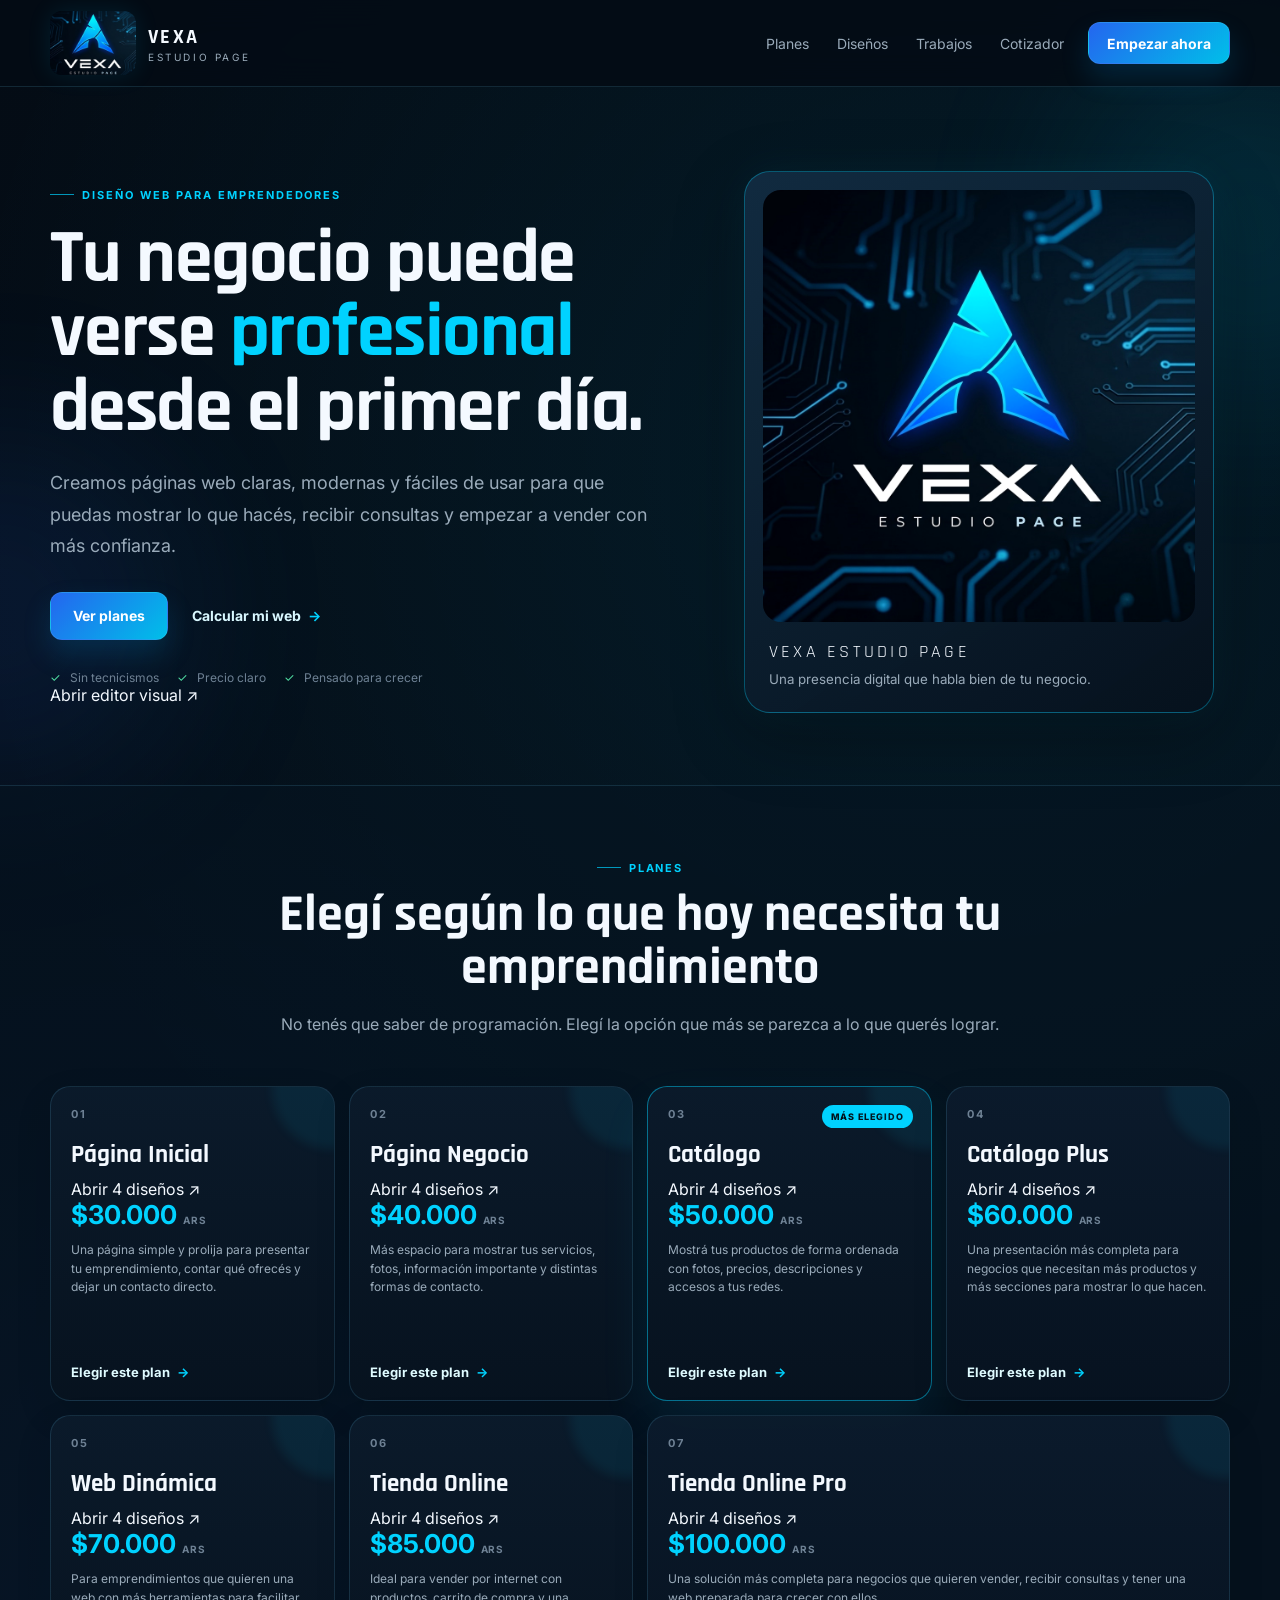
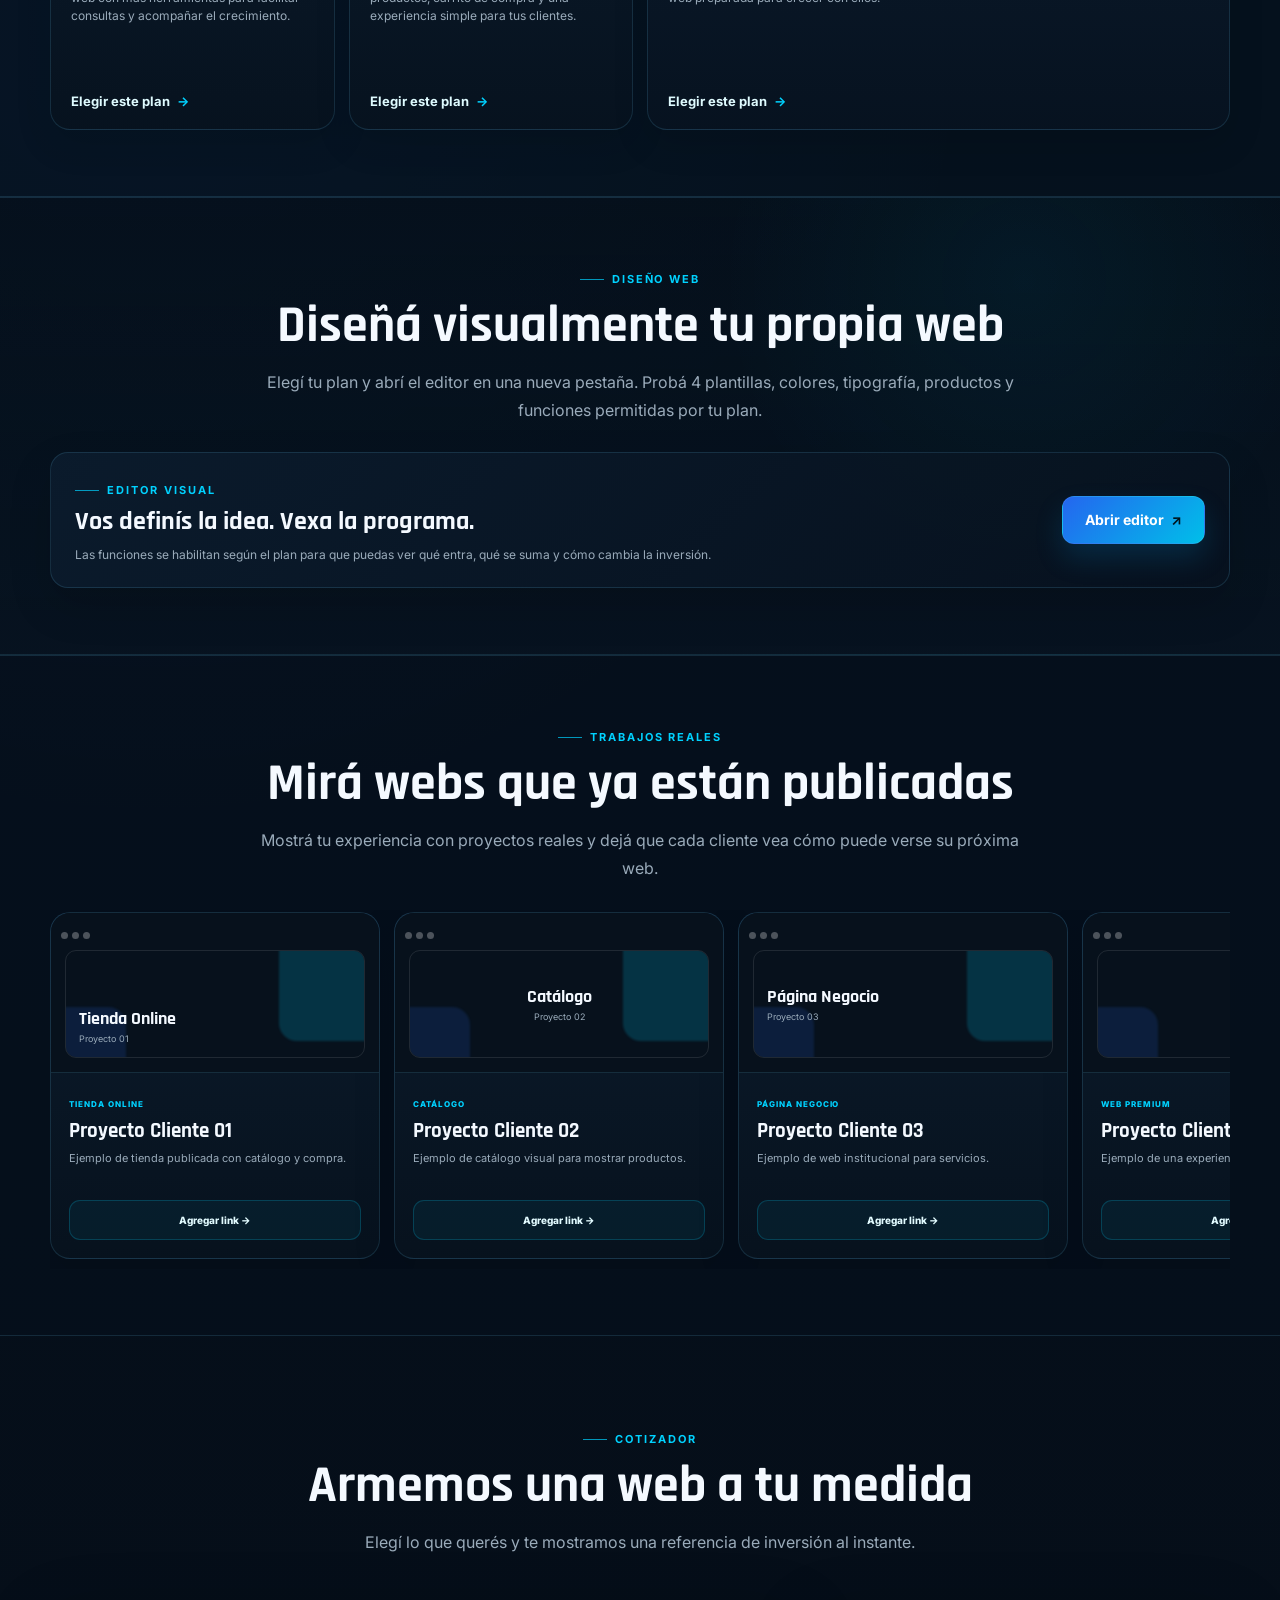
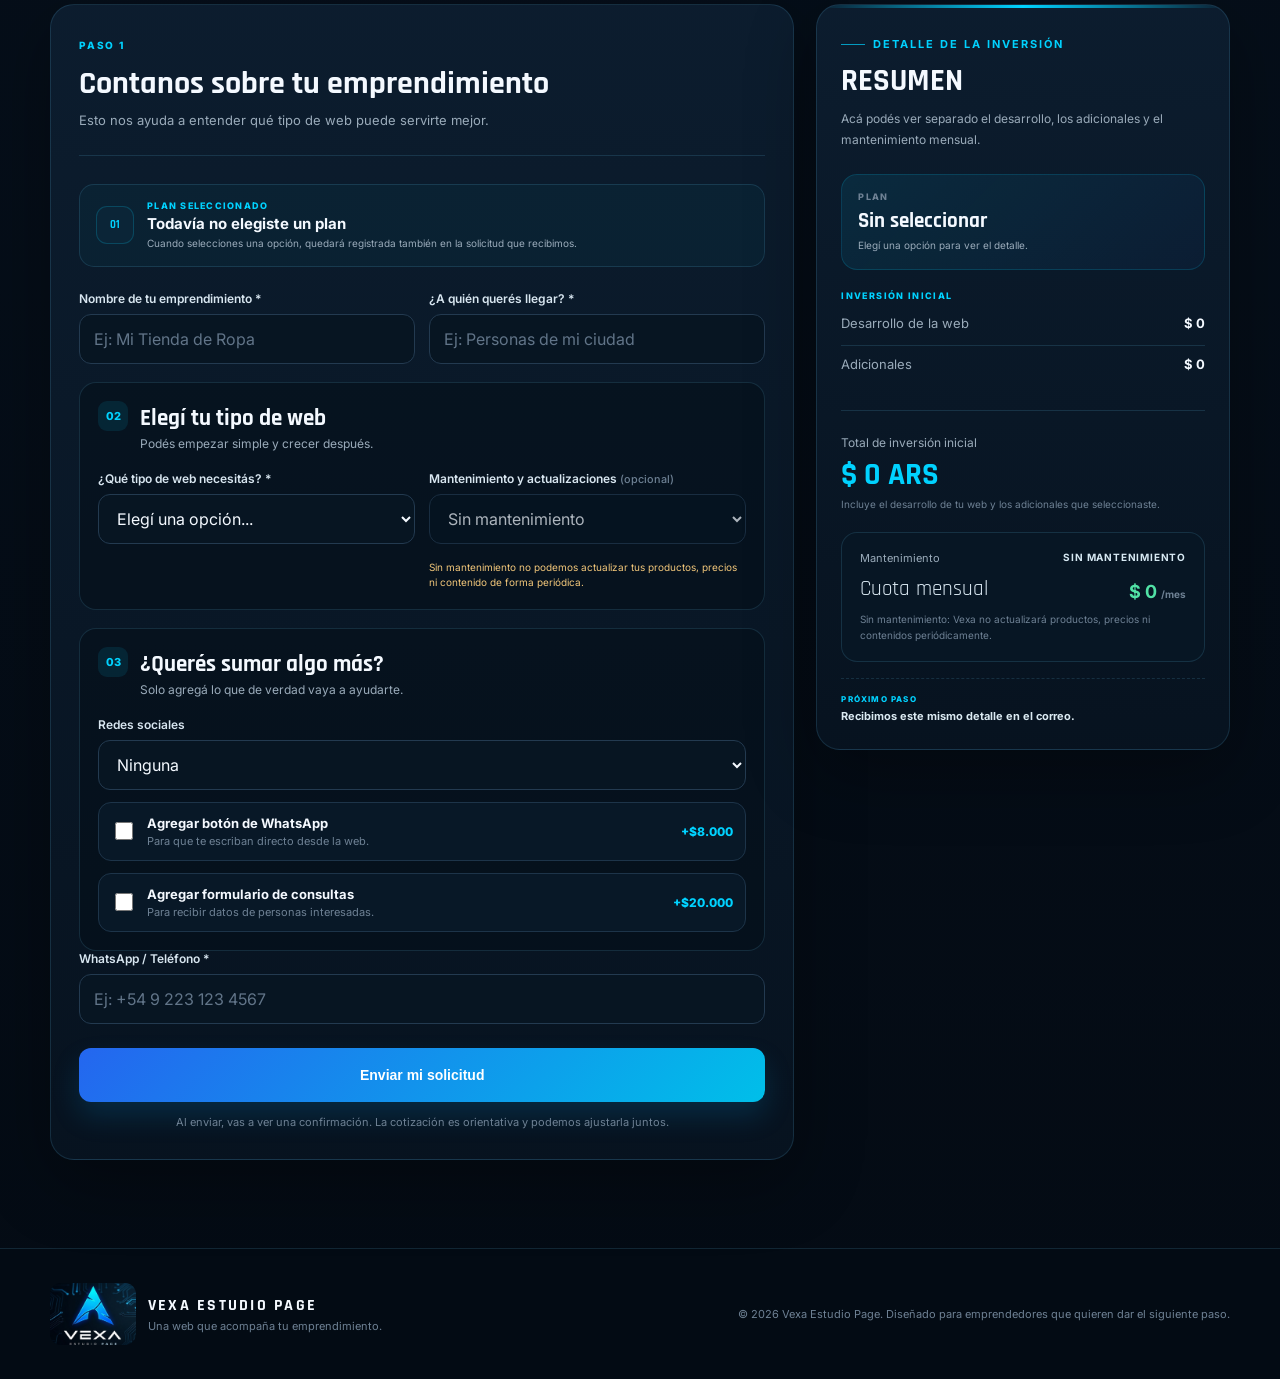
<file: index.html>
<!DOCTYPE html>
<html lang="es">
<head>
  <meta charset="UTF-8">
  <meta name="viewport" content="width=device-width, initial-scale=1.0">
  <meta name="description" content="Vexa Estudio Page: páginas web claras, modernas y pensadas para emprendedores.">
  <link rel="icon" type="image/png" sizes="256x256" href="img/favicon.png">
  <link rel="apple-touch-icon" href="img/favicon.png">
  <title>Vexa Estudio Page | Tu web para empezar a crecer</title>
  <link rel="preconnect" href="https://fonts.googleapis.com">
  <link rel="preconnect" href="https://fonts.gstatic.com" crossorigin>
  <link href="https://fonts.googleapis.com/css2?family=Inter:wght@400;500;600;700&family=Rajdhani:wght@500;600;700&display=swap" rel="stylesheet">
  <link rel="stylesheet" href="styles.css">
</head>
<body>
  <div class="page-glow page-glow-one"></div>
  <div class="page-glow page-glow-two"></div>

  <header class="site-header">
    <div class="container header-inner">
      <a class="brand" href="#inicio" aria-label="Vexa Estudio Page">
        <img src="img/logo-vexa-header.jpg" alt="Vexa Estudio Page" class="brand-logo">
        <span class="brand-copy">
          <strong>VEXA</strong>
          <small>ESTUDIO PAGE</small>
        </span>
      </a>

      <nav class="main-nav" aria-label="Navegación principal">
        <a href="#servicios">Planes</a>
        <a href="#disenos">Diseños</a>
        <a href="#trabajos">Trabajos</a>
        <a href="#cotizador">Cotizador</a>
      </nav>

      <a href="#cotizador" class="button button-small">Empezar ahora</a>
    </div>
  </header>

  <main>
    <section id="inicio" class="hero">
      <div class="container hero-grid">
        <div class="hero-copy">
          <span class="eyebrow">DISEÑO WEB PARA EMPRENDEDORES</span>
          <h1>Tu negocio puede verse <span>profesional</span> desde el primer día.</h1>
          <p class="hero-text">Creamos páginas web claras, modernas y fáciles de usar para que puedas mostrar lo que hacés, recibir consultas y empezar a vender con más confianza.</p>
          <div class="hero-actions">
            <a href="#servicios" class="button">Ver planes</a>
            <a href="#cotizador" class="text-link">Calcular mi web <span>→</span></a>
          </div>
          <div class="hero-notes">
            <span><i>✓</i> Sin tecnicismos</span>
            <span><i>✓</i> Precio claro</span>
            <span><i>✓</i> Pensado para crecer</span>
          </div>
          <a href="editor.html?plan=inicio" class="design-hero-link" target="_blank" rel="noopener">Abrir editor visual <span>↗</span></a>
        </div>

        <div class="hero-brand-card" aria-label="Identidad de Vexa Estudio Page">
          <div class="hero-card-frame">
            <img src="img/logotipo.jpg" alt="Logotipo Vexa Estudio Page" class="hero-logo">
            <div class="hero-card-caption">
              <span>VEXA ESTUDIO PAGE</span>
              <small>Una presencia digital que habla bien de tu negocio.</small>
            </div>
          </div>
        </div>
      </div>
    </section>

    <section id="servicios" class="section section-plans">
      <div class="container">
        <div class="section-heading">
          <span class="eyebrow">PLANES</span>
          <h2>Elegí según lo que hoy necesita tu emprendimiento</h2>
          <p>No tenés que saber de programación. Elegí la opción que más se parezca a lo que querés lograr.</p>
        </div>

        <div class="plans-grid">
          <article class="plan-card">
            <span class="plan-number">01</span>
            <h3>Página Inicial</h3>
            <a href="editor.html?plan=inicio" class="plan-design-link" data-design-plan="inicio" target="_blank" rel="noopener">Abrir 4 diseños <span>↗</span></a>
            <p class="plan-price">$30.000 <small>ARS</small></p>
            <p class="plan-description">Una página simple y prolija para presentar tu emprendimiento, contar qué ofrecés y dejar un contacto directo.</p>
            <a href="#cotizador" class="plan-link" data-plan="inicio">Elegir este plan <span>→</span></a>
          </article>

          <article class="plan-card">
            <span class="plan-number">02</span>
            <h3>Página Negocio</h3>
            <a href="editor.html?plan=negocio" class="plan-design-link" data-design-plan="negocio" target="_blank" rel="noopener">Abrir 4 diseños <span>↗</span></a>
            <p class="plan-price">$40.000 <small>ARS</small></p>
            <p class="plan-description">Más espacio para mostrar tus servicios, fotos, información importante y distintas formas de contacto.</p>
            <a href="#cotizador" class="plan-link" data-plan="negocio">Elegir este plan <span>→</span></a>
          </article>

          <article class="plan-card featured">
            <div class="plan-badge">MÁS ELEGIDO</div>
            <span class="plan-number">03</span>
            <h3>Catálogo</h3>
            <a href="editor.html?plan=catalogo" class="plan-design-link" data-design-plan="catalogo" target="_blank" rel="noopener">Abrir 4 diseños <span>↗</span></a>
            <p class="plan-price">$50.000 <small>ARS</small></p>
            <p class="plan-description">Mostrá tus productos de forma ordenada con fotos, precios, descripciones y accesos a tus redes.</p>
            <a href="#cotizador" class="plan-link" data-plan="catalogo">Elegir este plan <span>→</span></a>
          </article>

          <article class="plan-card">
            <span class="plan-number">04</span>
            <h3>Catálogo Plus</h3>
            <a href="editor.html?plan=catalogoplus" class="plan-design-link" data-design-plan="catalogoplus" target="_blank" rel="noopener">Abrir 4 diseños <span>↗</span></a>
            <p class="plan-price">$60.000 <small>ARS</small></p>
            <p class="plan-description">Una presentación más completa para negocios que necesitan más productos y más secciones para mostrar lo que hacen.</p>
            <a href="#cotizador" class="plan-link" data-plan="catalogoplus">Elegir este plan <span>→</span></a>
          </article>

          <article class="plan-card">
            <span class="plan-number">05</span>
            <h3>Web Dinámica</h3>
            <a href="editor.html?plan=dinamica" class="plan-design-link" data-design-plan="dinamica" target="_blank" rel="noopener">Abrir 4 diseños <span>↗</span></a>
            <p class="plan-price">$70.000 <small>ARS</small></p>
            <p class="plan-description">Para emprendimientos que quieren una web con más herramientas para facilitar consultas y acompañar el crecimiento.</p>
            <a href="#cotizador" class="plan-link" data-plan="dinamica">Elegir este plan <span>→</span></a>
          </article>

          <article class="plan-card">
            <span class="plan-number">06</span>
            <h3>Tienda Online</h3>
            <a href="editor.html?plan=tienda" class="plan-design-link" data-design-plan="tienda" target="_blank" rel="noopener">Abrir 4 diseños <span>↗</span></a>
            <p class="plan-price">$85.000 <small>ARS</small></p>
            <p class="plan-description">Ideal para vender por internet con productos, carrito de compra y una experiencia simple para tus clientes.</p>
            <a href="#cotizador" class="plan-link" data-plan="tienda">Elegir este plan <span>→</span></a>
          </article>

          <article class="plan-card plan-card-wide">
            <span class="plan-number">07</span>
            <h3>Tienda Online Pro</h3>
            <a href="editor.html?plan=tiendapro" class="plan-design-link" data-design-plan="tiendapro" target="_blank" rel="noopener">Abrir 4 diseños <span>↗</span></a>
            <p class="plan-price">$100.000 <small>ARS</small></p>
            <p class="plan-description">Una solución más completa para negocios que quieren vender, recibir consultas y tener una web preparada para crecer con ellos.</p>
            <a href="#cotizador" class="plan-link" data-plan="tiendapro">Elegir este plan <span>→</span></a>
          </article>
        </div>
      </div>
    </section>


    <section id="disenos" class="section section-designs">
      <div class="container">
        <div class="section-heading compact">
          <span class="eyebrow">DISEÑO WEB</span>
          <h2>Diseñá visualmente tu propia web</h2>
          <p>Elegí tu plan y abrí el editor en una nueva pestaña. Probá 4 plantillas, colores, tipografía, productos y funciones permitidas por tu plan.</p>
        </div>
        <div class="design-editor-launch">
          <div class="design-launch-copy">
            <span class="eyebrow">EDITOR VISUAL</span>
            <h3>Vos definís la idea. Vexa la programa.</h3>
            <p>Las funciones se habilitan según el plan para que puedas ver qué entra, qué se suma y cómo cambia la inversión.</p>
          </div>
          <a class="button" href="editor.html?plan=inicio" target="_blank" rel="noopener">Abrir editor <span>↗</span></a>
        </div>
      </div>
    </section>

    <!-- CAMBIO: PORTAFOLIO / TRABAJOS REALES
         IMPORTANTE: los links de tus clientes se cargan en TRABAJOS_CLIENTES dentro de script.js.
         No hace falta editar estos HTML a mano: las tarjetas se generan automáticamente. -->
    <section id="trabajos" class="section section-work">
      <div class="container">
        <div class="section-heading compact">
          <span class="eyebrow">TRABAJOS REALES</span>
          <h2>Mirá webs que ya están publicadas</h2>
          <p>Mostrá tu experiencia con proyectos reales y dejá que cada cliente vea cómo puede verse su próxima web.</p>
        </div>

        <div class="work-grid" id="workGrid" aria-live="polite"></div>
      </div>
    </section>

    <section id="cotizador" class="section section-quote">
      <div class="container">
        <div class="section-heading quote-heading">
          <span class="eyebrow">COTIZADOR</span>
          <h2>Armemos una web a tu medida</h2>
          <p>Elegí lo que querés y te mostramos una referencia de inversión al instante.</p>
        </div>

        <div class="quote-layout">
          <div class="form-card">
            <div class="form-header">
              <span class="step-label">PASO 1</span>
              <h3>Contanos sobre tu emprendimiento</h3>
              <p>Esto nos ayuda a entender qué tipo de web puede servirte mejor.</p>
            </div>

            <!-- CAMBIO: tarjeta que muestra el plan elegido para evitar que tengas que repetirlo.
                 Se actualiza automáticamente desde las tarjetas de planes, los diseños o el selector. -->
            <div class="selected-plan-box" id="selectedPlanBox" aria-live="polite">
              <div class="selected-plan-icon">01</div>
              <div>
                <span class="selected-plan-label">PLAN SELECCIONADO</span>
                <strong id="selectedPlanName">Todavía no elegiste un plan</strong>
                <small id="selectedPlanDescription">Cuando selecciones una opción, quedará registrada también en la solicitud que recibimos.</small>
                <small id="selectedDesignNote" class="hidden"></small>
              </div>
            </div>

            <!--
  ENVÍO POR CORREO:
  El formulario sigue usando el mismo ID (#cotizadorForm) y toda la lógica del cotizador
  permanece en script.js. El envío del correo se realiza desde JavaScript mediante FormSubmit,
  por lo que NO hace falta crear ni mantener un servidor propio.
-->
<form id="cotizadorForm">
              <div class="field-grid">
                <div class="field">
                  <label for="nombreNegocio">Nombre de tu emprendimiento *</label>
                  <input type="text" id="nombreNegocio" required placeholder="Ej: Mi Tienda de Ropa">
                </div>
                <div class="field">
                  <label for="publicoObjetivo">¿A quién querés llegar? *</label>
                  <input type="text" id="publicoObjetivo" required placeholder="Ej: Personas de mi ciudad">
                </div>
              </div>

              <div class="form-block">
                <div class="form-block-title">
                  <span>02</span>
                  <div>
                    <h4>Elegí tu tipo de web</h4>
                    <p>Podés empezar simple y crecer después.</p>
                  </div>
                </div>

                <div class="field-grid">
                  <div class="field">
                    <label for="formatoWeb">¿Qué tipo de web necesitás? *</label>
                    <select id="formatoWeb" required class="val-trigger">
                      <option value="" disabled selected>Elegí una opción...</option>
                      <option value="inicio">Página Inicial ($30.000)</option>
                      <option value="negocio">Página Negocio ($40.000)</option>
                      <option value="catalogo">Catálogo ($50.000)</option>
                      <option value="catalogoplus">Catálogo Plus ($60.000)</option>
                      <option value="dinamica">Web Dinámica ($70.000)</option>
                      <option value="tienda">Tienda Online ($85.000)</option>
                      <option value="tiendapro">Tienda Online Pro ($100.000)</option>
                      <option value="amedida">Necesito algo especial</option>
                    </select>
                  </div>
                  <div class="field">
                    <label for="frecuenciaMantenimiento">Mantenimiento y actualizaciones <span class="optional-label">(opcional)</span></label>
                    <select id="frecuenciaMantenimiento" class="val-trigger">
                      <option value="sin_mantenimiento" selected>Sin mantenimiento</option>
                      <option value="mensual">Mensual (Básico)</option>
                      <option value="quincenal">Quincenal (Recomendado)</option>
                      <option value="semanal">Semanal (Pro)</option>
                    </select>
                    <small class="maintenance-warning">Sin mantenimiento no podemos actualizar tus productos, precios ni contenido de forma periódica.</small>
                  </div>
                </div>
              </div>

              <div class="form-block">
                <div class="form-block-title">
                  <span>03</span>
                  <div>
                    <h4>¿Querés sumar algo más?</h4>
                    <p>Solo agregá lo que de verdad vaya a ayudarte.</p>
                  </div>
                </div>

                <div class="field">
                  <label for="addonRedes">Redes sociales</label>
                  <select id="addonRedes" class="val-trigger">
                    <option value="0" selected>Ninguna</option>
                    <option value="1">1 Red Social (+$5.000)</option>
                    <option value="3">3 Redes Sociales (+$13.000)</option>
                  </select>
                </div>

                <label class="check-row">
                  <input type="checkbox" id="addonWhatsapp" class="val-trigger" value="8000">
                  <span>
                    <strong>Agregar botón de WhatsApp</strong>
                    <small>Para que te escriban directo desde la web.</small>
                  </span>
                  <em>+$8.000</em>
                </label>

                <label class="check-row">
                  <input type="checkbox" id="addonLeads" class="val-trigger" value="20000">
                  <span>
                    <strong>Agregar formulario de consultas</strong>
                    <small>Para recibir datos de personas interesadas.</small>
                  </span>
                  <em>+$20.000</em>
                </label>
              </div>
              <!-- MODIFICACIÓN V4: se quitó la comprobación de número.
                   Vexa solo solicita el dato de contacto que completa el cliente. -->
              <div class="field contact-simple-field">
                <label for="whatsapp">WhatsApp / Teléfono *</label>
                <input
                  type="tel"
                  id="whatsapp"
                  name="telefono"
                  placeholder="Ej: +54 9 223 123 4567"
                  autocomplete="tel"
                  inputmode="tel"
                  required
                >
              </div>

              <button type="submit" class="button button-submit">Enviar mi solicitud</button>
              <p class="form-note">Al enviar, vas a ver una confirmación. La cotización es orientativa y podemos ajustarla juntos.</p>
            </form>
          </div>

          <aside class="summary-card" aria-live="polite">
            <div class="summary-top">
              <span class="eyebrow summary-kicker">DETALLE DE LA INVERSIÓN</span>
              <h3>RESUMEN</h3>
              <p>Acá podés ver separado el desarrollo, los adicionales y el mantenimiento mensual.</p>
            </div>

            <div class="summary-plan-highlight">
              <span>Plan</span>
              <strong id="val-plan-name">Sin seleccionar</strong>
              <small id="val-plan-description">Elegí una opción para ver el detalle.</small>
            </div>

            <div class="summary-breakdown">
              <div class="summary-section-label">INVERSIÓN INICIAL</div>
              <div class="summary-row summary-main-row">
                <span>Desarrollo de la web</span>
                <strong id="val-plan">$ 0</strong>
              </div>

              <div id="detalle-addons-lista" class="summary-details hidden">
                <div id="det-redes" class="summary-detail hidden"><span>Redes sociales</span><span id="val-det-redes"></span></div>
                <div id="det-wsp" class="summary-detail hidden"><span>Botón de WhatsApp</span><span>$ 8.000</span></div>
                <div id="det-leads" class="summary-detail hidden"><span>Formulario de consultas</span><span>$ 20.000</span></div>
              </div>

              <div class="summary-row summary-addons-total">
                <span>Adicionales</span>
                <strong id="val-addons">$ 0</strong>
              </div>
            </div>

            <div class="summary-total">
              <span>Total de inversión inicial</span>
              <strong id="val-total-desarrollo">$ 0 ARS</strong>
              <small>Incluye el desarrollo de tu web y los adicionales que seleccionaste.</small>
            </div>

            <div class="summary-maintenance">
              <div class="maintenance-head">
                <span>Mantenimiento</span>
                <b id="lbl-freq">SIN MANTENIMIENTO</b>
              </div>
              <div class="maintenance-price">
                <span>Cuota mensual</span>
                <strong id="val-mantenimiento">$ 0 <small>/mes</small></strong>
              </div>
              <p id="maintenanceSummaryNote" class="maintenance-summary-note">Sin mantenimiento: Vexa no actualizará productos, precios ni contenidos periódicamente.</p>
            </div>

            <div class="summary-next">
              <span>PRÓXIMO PASO</span>
              <strong>Recibimos este mismo detalle en el correo.</strong>
            </div>
          </aside>
        </div>
      </div>
    </section>
  </main>

  <footer class="site-footer">
    <div class="container footer-inner">
      <div class="footer-brand">
        <img src="img/logo-vexa-header.jpg" alt="Vexa Estudio Page" class="footer-logo">
        <div>
          <strong>VEXA ESTUDIO PAGE</strong>
          <span>Una web que acompaña tu emprendimiento.</span>
        </div>
      </div>
      <p>© 2026 Vexa Estudio Page. Diseñado para emprendedores que quieren dar el siguiente paso.</p>
    </div>
  </footer>

  <div id="workLinkModal" class="work-modal hidden" role="dialog" aria-modal="true" aria-labelledby="workModalTitle">
    <div class="work-modal-backdrop" data-close-work-modal></div>
    <div class="work-modal-card">
      <button type="button" class="work-modal-close" aria-label="Cerrar" data-close-work-modal>×</button>
      <span class="eyebrow">ANTES DE VERLO</span>
      <h3 id="workModalTitle">Estás por ver un proyecto real</h3>
      <p>Las webs que aparecen en este apartado son <strong>sitios reales realizados para clientes reales</strong>. Al continuar vas a salir de Vexa Estudio Page para visitar la web publicada.</p>
      <div class="work-modal-actions">
        <button type="button" class="button button-small" id="confirmWorkLink">Ver web publicada ↗</button>
        <button type="button" class="text-button" data-close-work-modal>Volver</button>
      </div>
    </div>
  </div>

  <div id="mensajeExito" class="toast" role="status" aria-live="polite">
    <div class="toast-icon">✓</div>
    <div>
      <strong>Solicitud enviada</strong>
      <p>Recibimos tus datos. Pronto nos pondremos en contacto para ayudarte.</p>
    </div>
  </div>

  <script src="script.js"></script>
</body>
</html>
</file>
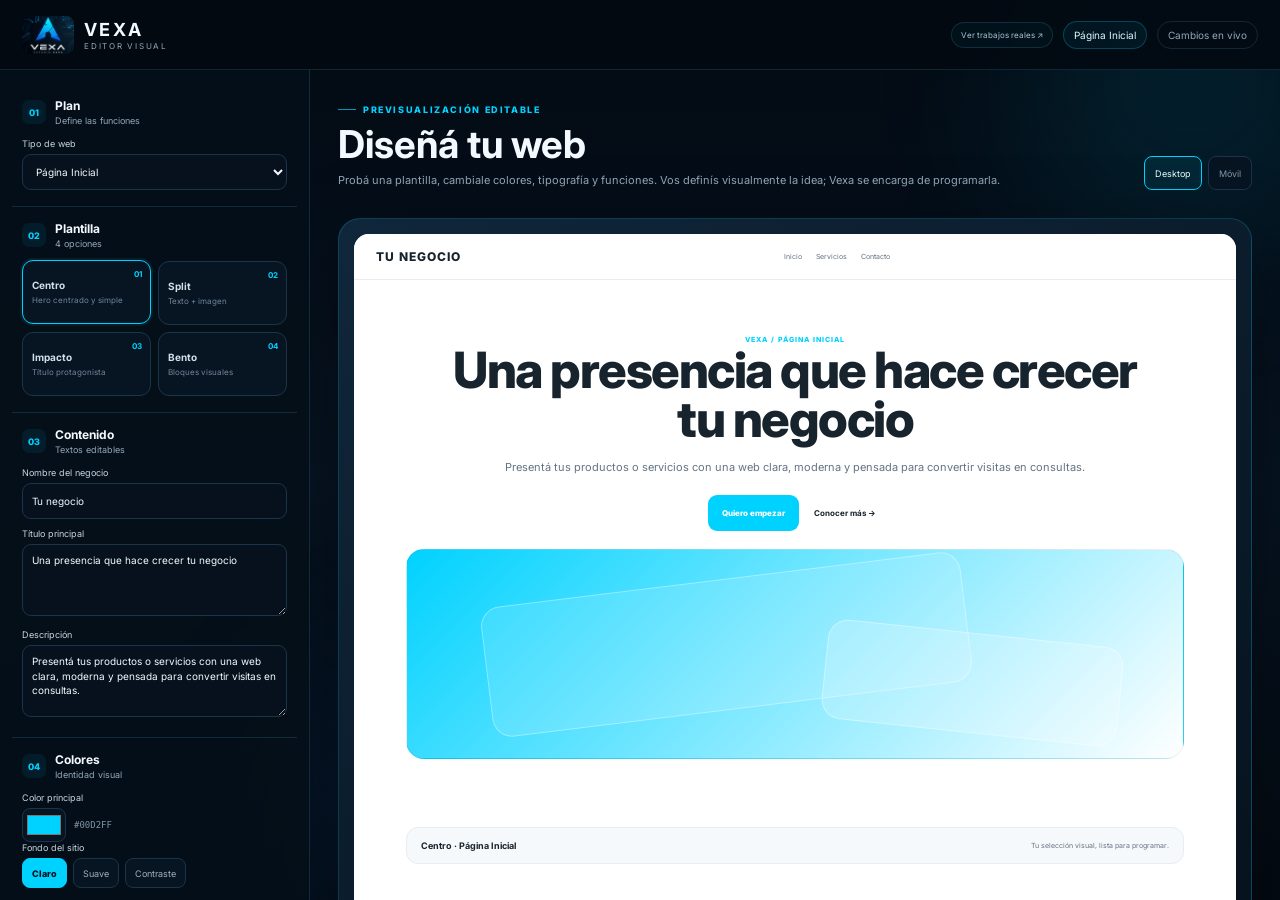
<file: editor.html>
<!DOCTYPE html>
<html lang="es">
<head>
  <meta charset="UTF-8">
  <meta name="viewport" content="width=device-width, initial-scale=1.0">
  <meta name="description" content="Editor visual de diseños Vexa Studio Page.">
  <link rel="icon" type="image/png" href="img/favicon.png">
  <title>Vexa | Editor visual</title>
  <link rel="preconnect" href="https://fonts.googleapis.com">
  <link rel="preconnect" href="https://fonts.gstatic.com" crossorigin>
  <link href="https://fonts.googleapis.com/css2?family=Inter:wght@400;500;600;700;800&family=Manrope:wght@400;500;600;700;800&family=Playfair+Display:wght@500;600;700&family=Poppins:wght@400;500;600;700;800&display=swap" rel="stylesheet">
  <link rel="stylesheet" href="editor.css">
</head>
<body>
  <div class="editor-glow editor-glow-a"></div>
  <div class="editor-glow editor-glow-b"></div>

  <header class="editor-topbar">
    <div class="editor-brand">
      <img src="img/logo-vexa-header.jpg" alt="Vexa" class="editor-logo">
      <div>
        <strong>VEXA</strong>
        <span>EDITOR VISUAL</span>
      </div>
    </div>
    <div class="editor-top-meta">
      <a class="top-work-link" href="index.html#trabajos" target="_blank" rel="noopener">Ver trabajos reales ↗</a>
      <span class="pill" id="planPill">Página Inicial</span>
      <span class="save-state" id="saveState">Cambios en vivo</span>
    </div>
  </header>

  <main class="editor-shell">
    <aside class="editor-toolbar" aria-label="Herramientas de diseño">
      <div class="toolbar-scroll">
        <section class="tool-section">
          <div class="tool-heading"><span>01</span><div><strong>Plan</strong><small>Define las funciones</small></div></div>
          <label class="tool-field"><span>Tipo de web</span>
            <select id="planSelectEditor"></select>
          </label>
        </section>

        <section class="tool-section tool-templates">
          <div class="tool-heading">
            <span>02</span>
            <div><strong>Plantilla</strong><small>4 opciones</small></div>
          </div>
          <div class="template-picker" id="templatePicker"></div>
        </section>

        <section class="tool-section">
          <div class="tool-heading"><span>03</span><div><strong>Contenido</strong><small>Textos editables</small></div></div>
          <label class="tool-field">
            <span>Nombre del negocio</span>
            <input id="businessName" type="text" maxlength="36" value="Tu negocio">
          </label>
          <label class="tool-field">
            <span>Título principal</span>
            <textarea id="heroTitle" rows="2" maxlength="90">Una presencia que hace crecer tu negocio</textarea>
          </label>
          <label class="tool-field">
            <span>Descripción</span>
            <textarea id="heroDescription" rows="3" maxlength="180">Presentá tus productos o servicios con una web clara, moderna y pensada para convertir visitas en consultas.</textarea>
          </label>
        </section>

        <section class="tool-section">
          <div class="tool-heading"><span>04</span><div><strong>Colores</strong><small>Identidad visual</small></div></div>
          <label class="color-tool">
            <span>Color principal</span>
            <div class="color-row"><input id="accentColor" type="color" value="#00d2ff"><code id="accentHex">#00D2FF</code></div>
          </label>
          <div class="choice-label">Fondo del sitio</div>
          <div class="choice-row" id="themeChoices">
            <button type="button" class="choice active" data-theme="light">Claro</button>
            <button type="button" class="choice" data-theme="soft">Suave</button>
            <button type="button" class="choice" data-theme="contrast">Contraste</button>
          </div>
        </section>

        <section class="tool-section">
          <div class="tool-heading"><span>05</span><div><strong>Tipografía</strong><small>Estilo del contenido</small></div></div>
          <label class="tool-field"><span>Familia</span>
            <select id="fontFamily">
              <option value="Inter">Inter</option>
              <option value="Manrope">Manrope</option>
              <option value="Poppins">Poppins</option>
              <option value="Playfair Display">Playfair Display</option>
            </select>
          </label>
        </section>

        <section class="tool-section">
          <div class="tool-heading"><span>06</span><div><strong>Funciones</strong><small>Según tu plan</small></div></div>
          <div class="switch-list" id="featureList"></div>
        </section>

        <section class="tool-section">
          <div class="tool-heading"><span>07</span><div><strong>Productos</strong><small>Cómo se muestran</small></div></div>
          <div class="choice-row choice-row-wrap" id="productLayoutChoices">
            <button type="button" class="choice active" data-product-layout="grid">Cuadrícula</button>
            <button type="button" class="choice" data-product-layout="sidebar">Barra lateral</button>
          </div>
          <div class="lock-note" id="productLayoutNote"></div>
        </section>

        <section class="tool-section tool-actions">
          <button type="button" class="button primary-wide" id="saveDesign">Guardar diseño</button>
          <button type="button" class="button ghost-wide" id="sendToQuote">Usar en mi cotización</button>
          <button type="button" class="text-button" id="resetDesign">Restablecer</button>
        </section>
      </div>
    </aside>

    <section class="editor-workspace">
      <div class="workspace-head">
        <div>
          <span class="eyebrow">PREVISUALIZACIÓN EDITABLE</span>
          <h1 id="workspaceTitle">Diseñá tu web</h1>
          <p>Probá una plantilla, cambiale colores, tipografía y funciones. Vos definís visualmente la idea; Vexa se encarga de programarla.</p>
        </div>
        <div class="device-switch" aria-label="Vista del dispositivo">
          <button type="button" class="device-btn active" data-device="desktop">Desktop</button>
          <button type="button" class="device-btn" data-device="mobile">Móvil</button>
        </div>
      </div>

      <div class="preview-stage" id="previewStage">
        <div class="preview-frame" id="previewFrame">
          <div class="preview-site" id="previewSite"></div>
        </div>
      </div>

      <div class="editor-summary">
        <div class="summary-copy">
          <span class="eyebrow">INVERSIÓN ESTIMADA</span>
          <strong id="editorPrice">$ 30.000 ARS</strong>
          <small>El cálculo incluye el plan y los adicionales seleccionados en este editor. El mantenimiento se define en el cotizador.</small>
        </div>
        <div class="summary-chips" id="summaryChips"></div>
      </div>

      <details class="editor-notes">
        <summary>¿Cómo funciona este editor?</summary>
        <p>Las plantillas son referencias visuales. No modifican ni publican la web real. Cuando envíes tu selección, Vexa recibe la configuración elegida para programarla.</p>
      </details>
    </section>
  </main>

  <button type="button" class="mobile-toolbar-toggle" id="mobileToolbarToggle" aria-expanded="false">Herramientas</button><div class="mobile-toolbar-backdrop" id="mobileToolbarBackdrop"></div>
  <div id="designQuoteModal" class="design-quote-modal hidden" role="dialog" aria-modal="true" aria-labelledby="designQuoteTitle">
    <div class="design-quote-backdrop" data-design-quote-backdrop></div>
    <div class="design-quote-card">
      <button type="button" class="design-quote-close" data-close-design-quote aria-label="Cerrar">×</button>
      <div class="design-quote-head">
        <span class="eyebrow">ÚLTIMO PASO</span>
        <h2 id="designQuoteTitle">Mandanos tu diseño</h2>
        <p>Tu selección visual ya está completa. Solo necesitamos tus datos de contacto y mantenimiento para enviarte la cotización sin que vuelvas a llenar el formulario principal.</p>
      </div>

      <div class="design-quote-preview-strip">
        <div><span>PLAN + PLANTILLA</span><strong id="designQuotePlan">Página Inicial · Centro</strong></div>
        <div><span>INVERSIÓN ESTIMADA</span><strong id="designQuoteInvestment">$ 30.000 ARS</strong></div>
      </div>

      <div class="design-quote-block design-quote-summary-block">
        <div class="design-quote-block-head"><strong>RESUMEN</strong><span>Desglose de tu inversión</span></div>
        <div class="quote-summary-table">
          <div><span>Subtotal del plan</span><strong id="designQuoteSubtotal">$ 0 ARS</strong></div>
          <div><span>Funciones adicionales</span><strong id="designQuoteExtras">$ 0 ARS</strong></div>
          <div class="quote-summary-total"><span>Total inicial</span><strong id="designQuoteTotal">$ 0 ARS</strong></div>
        </div>
        <small id="designQuoteSummaryNote">La tipografía y la gama de colores no generan cargos adicionales.</small>
      </div>

      <form id="designQuoteForm" class="design-quote-form">
        <div class="design-quote-fields">
          <label><span>Nombre de contacto *</span><input id="designClientContact" type="text" required maxlength="80" autocomplete="name" placeholder="Ej: Juan Pérez"></label>
          <label><span>Empresa / emprendimiento *</span><input id="designClientCompany" type="text" required maxlength="100" autocomplete="organization" placeholder="Ej: Mi Tienda"></label>
          <label><span>WhatsApp / teléfono *</span><input id="designClientPhone" type="tel" required maxlength="40" autocomplete="tel" inputmode="tel" placeholder="Ej: +54 9 ..."></label>
          <label><span>Correo electrónico <em>(opcional)</em></span><input id="designClientEmail" type="email" maxlength="120" autocomplete="email" placeholder="Ej: hola@mitienda.com"></label>
        </div>

        <div class="design-quote-block">
          <div class="design-quote-block-head"><strong>Mantenimiento y actualizaciones</strong><span>Opcional</span></div>
          <select id="designQuoteMaintenance">
            <option value="sin_mantenimiento">Sin mantenimiento</option>
            <option value="mensual">Mensual</option>
            <option value="quincenal">Quincenal</option>
            <option value="semanal">Semanal</option>
          </select>
          <small id="designQuoteMaintenanceNote">Sin mantenimiento no se pueden actualizar productos, precios ni contenidos de forma periódica.</small>
        </div>

        <div class="design-quote-block design-quote-features-block">
          <div class="design-quote-block-head"><strong>Funciones que elegiste</strong><span>Detalle para Vexa</span></div>
          <div id="designQuoteFeatures" class="design-quote-features"></div>
        </div>

        <label class="design-quote-message"><span>Comentario adicional <em>(opcional)</em></span><textarea id="designClientMessage" rows="3" maxlength="500" placeholder="Podés aclarar alguna idea, referencia o pedido especial."></textarea></label>

        <div class="design-quote-footer">
          <div class="design-quote-status" id="designQuoteStatus" role="status" aria-live="polite"></div>
          <div class="design-quote-actions">
            <button type="button" class="button ghost-wide" data-close-design-quote>Seguir editando</button>
            <button type="submit" class="button primary-wide" id="designQuoteSubmit">Enviar a Vexa</button>
          </div>
        </div>
      </form>
    </div>
  </div>

  <div class="editor-toast" id="editorToast" role="status" aria-live="polite"></div>

  <script src="editor.js"></script>
</body>
</html>
</file>
<file: styles.css>
:root {
  --bg: #06101c;
  --bg-soft: #081827;
  --panel: #0b1a2b;
  --panel-2: #0e2236;
  --line: rgba(108, 211, 255, .14);
  --line-strong: rgba(0, 210, 255, .34);
  --cyan: #00d2ff;
  --blue: #2c74ff;
  --text: #f4f9ff;
  --muted: #9aabba;
  --muted-2: #6e8194;
  --success: #51e1a5;
  --shadow: 0 22px 70px rgba(0, 0, 0, .32);
  --radius: 20px;
}

* { box-sizing: border-box; }
html { scroll-behavior: smooth; }
body {
  margin: 0;
  background:
    radial-gradient(circle at 75% 10%, rgba(0,210,255,.08), transparent 24%),
    radial-gradient(circle at 12% 35%, rgba(44,116,255,.08), transparent 26%),
    linear-gradient(180deg, #040c15 0%, var(--bg) 52%, #040b14 100%);
  color: var(--text);
  font-family: 'Inter', sans-serif;
  overflow-x: hidden;
}

a { color: inherit; text-decoration: none; }
img { max-width: 100%; }
.container { width: min(1180px, calc(100% - 40px)); margin: 0 auto; }

.page-glow {
  position: fixed;
  width: 360px;
  height: 360px;
  border-radius: 50%;
  filter: blur(90px);
  pointer-events: none;
  opacity: .11;
  z-index: -1;
}
.page-glow-one { top: 5%; right: -150px; background: var(--cyan); }
.page-glow-two { bottom: 12%; left: -180px; background: var(--blue); }

.site-header {
  position: sticky;
  top: 0;
  z-index: 50;
  background: rgba(4, 12, 21, .88);
  backdrop-filter: blur(16px);
  border-bottom: 1px solid var(--line);
}
.header-inner {
  min-height: 86px;
  display: flex;
  align-items: center;
  justify-content: space-between;
  gap: 24px;
}
.brand { display: flex; align-items: center; gap: 12px; min-width: 240px; }
.brand-logo {
  width: 86px;
  height: 64px;
  border-radius: 12px;
  object-fit: cover;
  object-position: center;
  box-shadow: 0 0 24px rgba(0,210,255,.10);
}
.brand-copy { display: flex; flex-direction: column; gap: 1px; }
.brand-copy strong { font-family: 'Rajdhani', sans-serif; font-size: 20px; letter-spacing: .12em; }
.brand-copy small { color: var(--muted); font-size: 10px; letter-spacing: .26em; }
.main-nav { display: flex; align-items: center; gap: 28px; margin-left: auto; }
.main-nav a { color: var(--muted); font-size: 14px; transition: color .2s ease; }
.main-nav a:hover { color: var(--text); }

.button {
  display: inline-flex;
  justify-content: center;
  align-items: center;
  min-height: 48px;
  padding: 0 22px;
  border-radius: 12px;
  color: white;
  font-weight: 700;
  font-size: 14px;
  border: 1px solid rgba(255,255,255,.08);
  background: linear-gradient(135deg, #2466ef, #00bfe9);
  box-shadow: 0 14px 28px rgba(0,151,224,.18);
  transition: transform .2s ease, box-shadow .2s ease, filter .2s ease;
}
.button:hover { transform: translateY(-2px); box-shadow: 0 18px 34px rgba(0,151,224,.24); filter: brightness(1.04); }
.button-small { min-height: 42px; padding: 0 18px; }

.hero { padding: 84px 0 72px; }
.hero-grid { display: grid; grid-template-columns: 1.1fr .9fr; gap: 64px; align-items: center; }
.eyebrow {
  display: inline-flex;
  align-items: center;
  gap: 8px;
  color: var(--cyan);
  font-size: 11px;
  font-weight: 700;
  letter-spacing: .18em;
}
.eyebrow::before { content: ''; width: 24px; height: 1px; background: var(--cyan); opacity: .7; }
.hero h1, .section-heading h2, .form-header h3, .summary-top h3, .plan-card h3 { font-family: 'Rajdhani', sans-serif; }
.hero h1 {
  font-size: clamp(46px, 6vw, 76px);
  line-height: .98;
  margin: 20px 0 22px;
  max-width: 720px;
  letter-spacing: -.02em;
}
.hero h1 span { color: var(--cyan); }
.hero-text { color: var(--muted); font-size: 18px; line-height: 1.75; max-width: 650px; margin: 0 0 30px; }
.hero-actions { display: flex; align-items: center; gap: 24px; flex-wrap: wrap; }
.text-link { color: #d9f8ff; font-size: 14px; font-weight: 700; }
.text-link span { color: var(--cyan); margin-left: 4px; }
.hero-notes { display: flex; flex-wrap: wrap; gap: 18px; margin-top: 30px; color: var(--muted-2); font-size: 12px; }
.hero-notes i { color: var(--success); font-style: normal; margin-right: 6px; }
.hero-brand-card { display: flex; justify-content: center; }
.hero-card-frame {
  width: min(470px, 100%);
  border-radius: 26px;
  padding: 18px;
  background: linear-gradient(145deg, rgba(20,47,70,.84), rgba(6,17,29,.96));
  border: 1px solid var(--line-strong);
  box-shadow: var(--shadow), 0 0 42px rgba(0,210,255,.07);
}
.hero-logo {
  display: block;
  width: 100%;
  aspect-ratio: 1 / 1;
  object-fit: cover;
  border-radius: 18px;
  filter: saturate(1.04) contrast(1.02);
}
.hero-card-caption { padding: 18px 6px 4px; }
.hero-card-caption span { display: block; font-family: 'Rajdhani', sans-serif; font-size: 18px; letter-spacing: .18em; }
.hero-card-caption small { display: block; color: var(--muted); margin-top: 6px; line-height: 1.6; }

.section { padding: 88px 0; }
.section-plans { border-top: 1px solid var(--line); border-bottom: 1px solid var(--line); background: rgba(7,20,33,.55); }
.section-heading { max-width: 760px; margin: 0 auto 48px; text-align: center; }
.section-heading.compact { margin-bottom: 34px; }
.section-heading h2 { font-size: clamp(36px, 5vw, 52px); line-height: 1.03; margin: 14px 0 14px; }
.section-heading p { margin: 0; color: var(--muted); line-height: 1.75; }

.plans-grid { display: grid; grid-template-columns: repeat(4, 1fr); gap: 18px; }
.plan-card {
  position: relative;
  min-height: 292px;
  padding: 22px;
  border-radius: var(--radius);
  background: linear-gradient(180deg, rgba(11,27,44,.96), rgba(7,19,32,.96));
  border: 1px solid var(--line);
  box-shadow: 0 14px 36px rgba(0,0,0,.12);
  display: flex;
  flex-direction: column;
  overflow: hidden;
  transition: transform .24s ease, border-color .24s ease, box-shadow .24s ease;
}
.plan-card::after {
  content: '';
  position: absolute;
  width: 120px;
  height: 120px;
  top: -58px;
  right: -58px;
  border-radius: 50%;
  background: rgba(0,210,255,.07);
  filter: blur(5px);
}
.plan-card:hover { transform: translateY(-6px); border-color: rgba(0,210,255,.35); box-shadow: 0 22px 42px rgba(0,0,0,.18); }
.plan-card.featured { border-color: rgba(0,210,255,.48); box-shadow: 0 24px 52px rgba(0,210,255,.08); }
.plan-card-wide { grid-column: span 2; }
.plan-number { color: var(--muted-2); font-size: 11px; font-weight: 700; letter-spacing: .2em; }
.plan-card h3 { font-size: 25px; margin: 18px 0 8px; }
.plan-price { margin: 0; color: var(--cyan); font-size: 26px; font-weight: 700; }
.plan-price small { color: var(--muted-2); font-size: 10px; letter-spacing: .08em; }
.plan-description { color: var(--muted); line-height: 1.55; font-size: 12px; margin: 11px 0 18px; flex: 1; }
.plan-link { color: #dffbff; font-size: 13px; font-weight: 700; }
.plan-link span { color: var(--cyan); margin-left: 4px; }
.plan-badge { position: absolute; top: 18px; right: 18px; padding: 6px 9px; border-radius: 999px; font-size: 9px; font-weight: 800; letter-spacing: .11em; color: #02121d; background: var(--cyan); }


.section-quote { border-top: 1px solid var(--line); }
.quote-layout { display: grid; grid-template-columns: 1.35fr .75fr; gap: 22px; align-items: start; }
.form-card, .summary-card { border-radius: 24px; border: 1px solid var(--line); background: linear-gradient(180deg, rgba(12,29,47,.98), rgba(7,19,32,.98)); box-shadow: var(--shadow); }
.form-card { padding: 34px; }
.form-header { margin-bottom: 28px; padding-bottom: 24px; border-bottom: 1px solid var(--line); }
.step-label { color: var(--cyan); font-size: 10px; letter-spacing: .18em; font-weight: 800; }
.form-header h3 { margin: 10px 0 6px; font-size: 32px; }
.form-header p { margin: 0; color: var(--muted); line-height: 1.65; font-size: 13px; }
.field-grid { display: grid; grid-template-columns: repeat(2, 1fr); gap: 18px; }
.field { display: flex; flex-direction: column; gap: 8px; }
.field label { font-size: 12px; color: #d8e6f0; font-weight: 600; }
input, select {
  width: 100%;
  min-height: 50px;
  border-radius: 12px;
  border: 1px solid #233a50;
  background: #071522;
  color: var(--text);
  padding: 0 14px;
  font: inherit;
  outline: none;
  transition: border-color .2s ease, box-shadow .2s ease, background .2s ease;
}
input::placeholder { color: #617488; }
input:focus, select:focus { border-color: var(--cyan); box-shadow: 0 0 0 3px rgba(0,210,255,.09); background: #081a2a; }
.form-block { margin-top: 24px; padding: 22px; background: rgba(4,14,24,.52); border: 1px solid var(--line); border-radius: 17px; }
.form-block-title { display: flex; gap: 12px; align-items: flex-start; margin-bottom: 20px; }
.form-block-title > span { display: inline-grid; place-items: center; width: 30px; height: 30px; border-radius: 9px; background: rgba(0,210,255,.10); color: var(--cyan); font-size: 11px; font-weight: 800; }
.form-block-title h4 { margin: 3px 0 3px; font-family: 'Rajdhani', sans-serif; font-size: 23px; }
.form-block-title p { margin: 0; color: var(--muted); font-size: 12px; }
.check-row { display: grid; grid-template-columns: 24px 1fr auto; gap: 12px; align-items: center; padding: 14px; margin-top: 12px; border-radius: 13px; border: 1px solid #1d3449; background: #081827; cursor: pointer; }
.check-row input { width: 18px; min-height: 18px; accent-color: var(--cyan); }
.check-row strong { display: block; font-size: 13px; }
.check-row small { display: block; color: var(--muted-2); margin-top: 3px; font-size: 11px; }
.check-row em { color: var(--cyan); font-style: normal; font-weight: 800; font-size: 12px; }
.button-submit { width: 100%; border: 0; margin-top: 24px; min-height: 54px; }
.form-note { margin: 12px 0 0; color: var(--muted-2); font-size: 11px; line-height: 1.6; text-align: center; }

.summary-card { position: sticky; top: 108px; padding: 28px; overflow: hidden; }
.summary-card::before { content: ''; position: absolute; inset: 0 0 auto 0; height: 3px; background: linear-gradient(90deg, transparent, var(--cyan), transparent); }
.summary-top h3 { font-size: 31px; margin: 10px 0 8px; }
.summary-top p { margin: 0; color: var(--muted); font-size: 12px; line-height: 1.7; }
.summary-list { margin-top: 28px; }
.summary-row, .summary-detail { display: flex; justify-content: space-between; align-items: center; gap: 18px; }
.summary-row { padding: 14px 0; border-bottom: 1px solid var(--line); color: var(--muted); font-size: 13px; }
.summary-row strong { color: var(--text); }
.summary-details { padding: 10px 0 4px 14px; }
.summary-detail { padding: 5px 0; color: var(--muted-2); font-size: 11px; }
.summary-total { margin-top: 24px; padding-top: 24px; border-top: 1px solid var(--line); }
.summary-total span { display: block; color: var(--muted); font-size: 12px; }
.summary-total strong { display: block; margin-top: 5px; font-size: 31px; color: var(--cyan); font-family: 'Rajdhani', sans-serif; }
.summary-total small { display: block; margin-top: 3px; color: var(--muted-2); font-size: 10px; }
.summary-maintenance { margin-top: 22px; padding: 18px; border-radius: 16px; border: 1px solid var(--line); background: #071624; }
.maintenance-head { display: flex; justify-content: space-between; gap: 10px; color: var(--muted); font-size: 11px; }
.maintenance-head b { color: #d7e9f3; font-size: 10px; text-transform: uppercase; letter-spacing: .08em; }
.maintenance-price { display: flex; justify-content: space-between; align-items: end; gap: 10px; margin-top: 10px; }
.maintenance-price span { color: #d8e6f0; font-family: 'Rajdhani', sans-serif; font-size: 21px; }
.maintenance-price strong { color: var(--success); font-size: 18px; }
.maintenance-price small { color: var(--muted-2); font-size: 10px; }
.hidden { display: none !important; }

.site-footer { border-top: 1px solid var(--line); background: #030b14; padding: 34px 0; }
.footer-inner { display: flex; justify-content: space-between; align-items: center; gap: 24px; }
.footer-brand { display: flex; align-items: center; gap: 12px; }
.footer-logo { width: 86px; height: 62px; object-fit: cover; border-radius: 11px; }
.footer-brand strong { display: block; font-family: 'Rajdhani', sans-serif; letter-spacing: .14em; font-size: 16px; }
.footer-brand span { display: block; margin-top: 3px; color: var(--muted-2); font-size: 11px; }
.footer-inner > p { margin: 0; color: var(--muted-2); font-size: 11px; text-align: right; }

.toast { position: fixed; right: 22px; bottom: 22px; z-index: 100; width: min(370px, calc(100vw - 44px)); display: none; align-items: flex-start; gap: 12px; padding: 16px; border-radius: 16px; background: #092033; border: 1px solid rgba(0,210,255,.3); box-shadow: 0 22px 55px rgba(0,0,0,.35); }
.toast-icon { width: 34px; height: 34px; display: grid; place-items: center; border-radius: 10px; background: rgba(81,225,165,.11); color: var(--success); font-weight: 900; }
.toast strong { font-size: 13px; }
.toast p { margin: 4px 0 0; color: var(--muted); line-height: 1.5; font-size: 11px; }

@media (max-width: 1050px) {
  .main-nav { display: none; }
  .hero-grid { grid-template-columns: 1fr; }
  .hero-copy { max-width: 760px; }
  .hero-brand-card { justify-content: flex-start; }
  .plans-grid { grid-template-columns: repeat(2, 1fr); }
  .plan-card-wide { grid-column: span 1; }
  .quote-layout { grid-template-columns: 1fr; }
  .summary-card { position: static; }
}

@media (max-width: 720px) {
  .container { width: min(100% - 28px, 1180px); }
  .header-inner { min-height: 76px; }
  .brand { min-width: auto; }
  .brand-copy { display: none; }
  .brand-logo { width: 92px; height: 60px; }
  .button-small { min-height: 40px; padding: 0 14px; font-size: 12px; }
  .hero { padding: 58px 0 54px; }
  .hero h1 { font-size: clamp(42px, 12vw, 62px); }
  .hero-text { font-size: 16px; }
  .section { padding: 64px 0; }
  .plans-grid, .extras-grid { grid-template-columns: 1fr; }
  .plan-card { min-height: 0; }
  .field-grid { grid-template-columns: 1fr; }
  .form-card, .summary-card { padding: 22px; }
  .check-row { grid-template-columns: 22px 1fr; }
  .check-row em { grid-column: 2; justify-self: start; }
  .footer-inner { flex-direction: column; align-items: flex-start; }
  .footer-inner > p { text-align: left; }
}


/* CAMBIO: estilos mínimos para el nuevo campo WhatsApp */
.form-group small {
    display: block;
    margin-top: 4px;
    font-size: 0.85em;
    opacity: 0.75;
}


/* =========================================================
   GALERÍA DE DISEÑOS + PREVISUALIZADOR
   Mantiene la misma identidad visual de Vexa y agrega una
   experiencia visual para elegir plan y estilo antes de cotizar.
   ========================================================= */
/* =========================================================
   GALERÍA DE DISEÑOS — COMPACTA Y ADAPTABLE
   Desktop: 4 opciones visibles.
   Mobile: las 4 opciones se recorren horizontalmente.
   Cada miniatura aparece al pasar el cursor; en táctil se abre al tocar.
   ========================================================= */
.section-designs {
  border-top: 1px solid var(--line);
  border-bottom: 1px solid var(--line);
  background:
    radial-gradient(circle at 80% 18%, rgba(0,210,255,.05), transparent 28%),
    linear-gradient(180deg, rgba(5,16,27,.82), rgba(7,19,32,.96));
}
.design-studio { display:block; }
.design-gallery-card {
  border: 1px solid var(--line);
  border-radius: 20px;
  background: linear-gradient(180deg, rgba(12,29,47,.97), rgba(6,17,28,.98));
  box-shadow: var(--shadow);
  padding: 15px;
}
.design-tabs { display:flex; gap:7px; overflow-x:auto; padding-bottom:3px; scrollbar-width:thin; -webkit-overflow-scrolling:touch; }
.design-tab {
  flex:0 0 auto; min-height:35px; padding:0 11px; border-radius:999px;
  border:1px solid #20394f; background:#071522; color:var(--muted);
  font:inherit; font-size:10px; font-weight:700; cursor:pointer; transition:.2s ease;
}
.design-tab:hover { color:var(--text); border-color:rgba(0,210,255,.35); }
.design-tab:focus-visible { outline:2px solid var(--cyan); outline-offset:2px; }
.design-tab.active { color:#03121b; border-color:var(--cyan); background:var(--cyan); }
.design-gallery-head { display:flex; justify-content:space-between; align-items:flex-end; gap:18px; padding:17px 3px 12px; border-bottom:1px solid var(--line); }
.design-gallery-head h3 { margin:6px 0 0; font-size:23px; }
.design-gallery-head p { margin:0; max-width:400px; color:var(--muted); font-size:11px; line-height:1.5; text-align:right; }
.templates-grid {
  display:grid; grid-template-columns:repeat(4,minmax(0,1fr)); gap:10px;
  padding-top:12px; align-items:stretch;
}
.template-card {
  position:relative; min-height:164px; padding:10px; overflow:visible; cursor:pointer;
  border:1px solid #20394f; border-radius:15px; background:#06121e;
  transition:transform .2s ease, border-color .2s ease, box-shadow .2s ease;
}
.template-card:hover, .template-card.active { border-color:rgba(0,210,255,.5); box-shadow:0 12px 28px rgba(0,0,0,.18); }
.template-card:hover { transform:translateY(-3px); }
.template-card.active { border-color:rgba(0,210,255,.76); }
.template-card-top { display:flex; align-items:center; justify-content:space-between; gap:7px; padding:2px 2px 6px; }
.template-card-top strong { font-size:11px; }
.template-card-top span { color:var(--muted-2); font-size:9px; white-space:nowrap; }
.template-card-note { margin:7px 2px 0; color:var(--muted); font-size:9px; line-height:1.4; }
.template-tier-note { display:flex; align-items:center; justify-content:space-between; gap:6px; margin:6px 2px 0; font-size:8px; color:var(--muted-2); }
.template-tier-note b { color:#bcecf4; font-size:7px; letter-spacing:.04em; text-transform:uppercase; }
.template-card.tier-3 .template-tier-note b { color:#bcecf4; }
.template-card.tier-4 .template-tier-note b { color:var(--cyan); }
.template-use {
  width:100%; min-height:29px; margin-top:8px; padding:0 7px;
  border:1px solid rgba(0,210,255,.2); border-radius:9px; background:rgba(0,210,255,.05);
  color:#dffbff; font:inherit; font-size:9px; font-weight:800; cursor:pointer; position:relative; z-index:9;
}
.template-use:hover { background:rgba(0,210,255,.11); }
.template-use:focus-visible { outline:2px solid var(--cyan); outline-offset:2px; }
.design-mini {
  --preview-accent:#00d2ff; --preview-soft:rgba(0,210,255,.14);
  position:absolute !important; top:43px; left:9px; right:9px; width:auto; height:122px;
  margin:0; border-radius:11px; overflow:hidden; border:1px solid rgba(255,255,255,.12);
  background:#091827; box-shadow:0 20px 38px rgba(0,0,0,.34); z-index:8;
  opacity:0; visibility:hidden; transform:translateY(6px) scale(.985); transform-origin:top center;
  pointer-events:none; transition:opacity .18s ease, transform .18s ease;
}
.template-card:hover .design-mini, .template-card:focus-within .design-mini, .template-card.preview-open .design-mini { opacity:1; transform:none; }

@media (hover: hover) and (pointer: fine) {
  .template-card:hover .design-mini { opacity:1; transform:none; visibility:visible; }
}
@media (hover: none), (pointer: coarse) {
  .template-card.preview-open .design-mini { opacity:1; transform:none; visibility:visible; }
}
.template-card:hover .template-card-note, .template-card:hover .template-tier-note { opacity:.18; }
.mini-nav { height: 22px; padding: 0 8px; display: flex; align-items: center; justify-content: space-between; border-bottom: 1px solid rgba(255,255,255,.07); background: #0a1725; }
.mini-brand { width: 44px; height: 5px; border-radius: 999px; background: rgba(255,255,255,.72); }
.mini-links { display: flex; gap: 4px; }
.mini-links i { width: 15px; height: 4px; border-radius: 999px; background: rgba(255,255,255,.16); }
.mini-cart { color: var(--preview-accent); font-size: 7px; }
.mini-hero { height: 61px; padding: 13px 10px; display: grid; grid-template-columns: 1fr .62fr; gap: 8px; background: radial-gradient(circle at 85% 10%, var(--preview-soft), transparent 42%), #071522; }
.mini-hero-copy { min-width: 0; }
.mini-hero-copy i { display: block; width: 60%; height: 5px; margin-bottom: 6px; border-radius: 999px; background: rgba(255,255,255,.94); }
.mini-hero-copy b { display: block; width: 85%; height: 10px; border-radius: 4px; background: var(--preview-accent); margin-bottom: 6px; opacity: .8; }
.mini-hero-copy span { display: block; width: 74%; height: 4px; border-radius: 999px; background: rgba(255,255,255,.17); }
.mini-hero-copy em { display:block; width:30%; height:4px; margin-top:7px; border-radius:999px; background:var(--preview-accent); opacity:.75; }
.mini-art { border-radius: 9px; background: linear-gradient(145deg, var(--preview-soft), rgba(255,255,255,.04)); border: 1px solid rgba(255,255,255,.09); }
.mini-grid { height: 75px; padding: 9px 10px; display: grid; grid-template-columns: repeat(3, 1fr); gap: 6px; background: #081a29; }
.mini-grid span { display: block; border-radius: 6px; background: linear-gradient(180deg, rgba(255,255,255,.1), rgba(255,255,255,.04)); border: 1px solid rgba(255,255,255,.06); position: relative; overflow: hidden; }
.mini-grid span::before { content:''; position:absolute; inset: 6px 8px auto; height: 5px; border-radius: 999px; background: var(--preview-accent); opacity: .65; }
.mini-store .mini-hero { grid-template-columns: .78fr 1fr; }
.mini-store .mini-art { order: -1; }
.mini-split .mini-hero { grid-template-columns: .64fr 1fr; }
.mini-split .mini-art { order: -1; }
.mini-editorial .mini-hero { background: #0c1219; }
.mini-editorial .mini-hero-copy b { background: #f4f9ff; opacity: 1; }
.mini-editorial .mini-grid span { border-radius: 2px; }
.mini-neon .mini-nav, .mini-neon .mini-grid { background: #040b13; }
.mini-neon .mini-hero { background: radial-gradient(circle at 20% 20%, rgba(0,210,255,.11), transparent 33%), #040b13; }
.design-mini * { box-sizing:border-box; }
.design-mini .mini-nav { height:18px; padding:0 7px; }
.design-mini .mini-hero { height:48px; padding:9px 8px; }
.design-mini .mini-grid { height:55px; padding:7px 8px; gap:5px; }
.design-mini .mini-strip { height:21px; padding:5px 8px; }
.design-mini .mini-bento-hero { height:48px; padding:7px 8px; }
.design-mini .mini-premium-hero { height:59px; padding:8px 8px; }
.design-mini .mini-premium-row { height:28px; padding:5px 8px; }
.design-mini .mini-commerce-bar { left:8px; right:8px; bottom:5px; }
.design-mini .mini-social { right:7px; bottom:5px; }

.preview-shopbar .preview-top-icons { display:flex; gap:7px; font-size:8px; color:#668095; }
.preview-top-icons span { opacity:.9; }
.p-hero-layout { display:grid; grid-template-columns:1fr .8fr; gap:14px; align-items:center; margin-top:8px; }
.p-hero-layout.layout-1 { grid-template-columns:1fr; }
.p-hero-layout.layout-2 { grid-template-columns:.92fr .72fr; }
.p-hero-layout.layout-3 { grid-template-columns:1.1fr .9fr; }
.p-hero-layout.layout-4 { grid-template-columns:1fr 1fr; gap:18px; }
.p-hero-copy { min-width:0; }
.p-hero-actions { display:flex; align-items:center; gap:8px; flex-wrap:wrap; }
.p-secondary-link { font-size:7px; font-weight:800; color:var(--preview-accent); }
.p-hero-visual { min-height:100px; border-radius:14px; position:relative; overflow:hidden; background:linear-gradient(135deg,var(--preview-accent),rgba(255,255,255,.06)); border:1px solid rgba(255,255,255,.1); }
.p-hero-visual span { position:absolute; border-radius:12px; border:1px solid rgba(255,255,255,.22); background:rgba(255,255,255,.12); }
.p-hero-visual span:nth-child(1) { width:52%; height:62%; left:11%; top:16%; transform:rotate(-8deg); }
.p-hero-visual span:nth-child(2) { width:36%; height:46%; right:9%; top:28%; transform:rotate(7deg); background:rgba(255,255,255,.22); }
.p-hero-visual span:nth-child(3) { width:20%; height:20%; right:27%; bottom:10%; background:rgba(255,255,255,.35); }
.p-hero-visual.editorial { background:linear-gradient(145deg,#d7c6ae,#fbf8f2); }
.p-hero-visual.neon { background:radial-gradient(circle at 20% 20%,rgba(0,210,255,.30),transparent 35%),#07111b; }
.p-hero-visual.split { background:linear-gradient(145deg,#091b2d,#113b4c); }
.p-hero-visual.aura { background:linear-gradient(145deg,color-mix(in srgb,var(--preview-accent) 72%,white),#eef6fb); }
.hero-visual-rich span:nth-child(1) { width:58%; height:72%; left:7%; top:11%; }
.hero-visual-rich span:nth-child(2) { width:31%; height:52%; right:8%; top:18%; }
.hero-visual-rich span:nth-child(3) { width:24%; height:24%; right:20%; bottom:7%; }

.p-shop-controls { display:flex; gap:7px; margin:13px 0 -4px; overflow:hidden; }
.p-shop-controls span { padding:5px 7px; border:1px solid rgba(18,33,48,.11); border-radius:7px; font-size:6px; color:#607488; background:rgba(255,255,255,.64); white-space:nowrap; }
.preview-site.dark .p-shop-controls span { border-color:#173047; background:#0c1b2a; color:#9bb0bf; }
.p-cart-summary { display:flex; justify-content:space-between; align-items:center; margin-top:10px; padding:7px 9px; border-radius:8px; background:linear-gradient(135deg,color-mix(in srgb,var(--preview-accent) 11%,white),rgba(255,255,255,.75)); border:1px solid color-mix(in srgb,var(--preview-accent) 20%,#e7edf2); font-size:7px; }
.p-cart-summary b { font-size:7px; }
.p-product-grid { align-items:stretch; }
.p-product-grid.product-grid-pro { grid-template-columns:repeat(3,1fr); }
.p-product-card { position:relative; overflow:hidden; }
.p-product-visual { position:relative; height:72px; border-radius:8px; margin-bottom:7px; overflow:hidden; background:linear-gradient(145deg, color-mix(in srgb,var(--preview-accent) 10%, white), #edf2f6); border:1px solid #e1e9ef; }
.product-face { position:absolute; inset:0; display:grid; place-items:center; transition:transform .28s ease, opacity .28s ease; }
.product-face span { width:42%; height:62%; border-radius:11px; background:linear-gradient(145deg,var(--preview-accent),rgba(255,255,255,.86)); border:1px solid rgba(255,255,255,.55); box-shadow:0 8px 15px rgba(0,0,0,.12); }
.product-face-b { opacity:0; transform:translateX(26%); }
.product-face-b span { width:47%; height:58%; transform:rotate(7deg); filter:saturate(.9) brightness(1.04); }
.product-dynamic small { position:absolute; left:6px; bottom:5px; padding:3px 5px; border-radius:999px; background:rgba(7,17,27,.72); color:#eafcff; font-size:5px; z-index:2; }
.product-dynamic:hover .product-face-a { opacity:0; transform:translateX(-22%); }
.product-dynamic:hover .product-face-b { opacity:1; transform:translateX(0); }
.p-mini-buy { width:100%; border:0; border-radius:6px; padding:5px 6px; margin-top:7px; background:var(--preview-accent); color:white; font:inherit; font-size:6px; font-weight:800; }
.p-mini-consult { background:transparent; border:1px solid color-mix(in srgb,var(--preview-accent) 40%,#d8e2e8); color:var(--preview-accent); }
.p-feature-ribbon { display:flex; align-items:center; justify-content:space-between; gap:10px; margin-top:13px; padding:9px 10px; border-radius:9px; background:linear-gradient(135deg,color-mix(in srgb,var(--preview-accent) 12%,white),rgba(255,255,255,.75)); border:1px solid color-mix(in srgb,var(--preview-accent) 25%,#e6edf2); }
.p-feature-ribbon strong { font-size:8px; }
.p-feature-ribbon span { font-size:6px; color:#677b8c; text-align:right; }
.preview-site.dark .p-feature-ribbon span { color:#9bb0bf; }

.p-services-layout { display:grid; grid-template-columns:repeat(3,1fr); gap:8px; margin-top:12px; }
.p-services-layout .p-panel { position:relative; min-height:66px; }
.p-arrow { position:absolute; right:8px; bottom:7px; color:var(--preview-accent); font-weight:900; }
.p-stats { display:grid; grid-template-columns:repeat(3,1fr); gap:6px; margin-top:10px; }
.p-stats div { padding:8px 6px; border-radius:8px; border:1px solid rgba(18,33,48,.08); background:rgba(255,255,255,.66); text-align:center; }
.p-stats b { display:block; font-size:10px; }
.p-stats span { display:block; margin-top:2px; font-size:6px; color:#718396; }
.preview-site.dark .p-stats div { background:#0c1b2a; border-color:#173047; }

.p-process { display:grid; gap:6px; margin-top:12px; }
.p-process div { display:grid; grid-template-columns:24px 1fr auto; gap:8px; align-items:center; padding:8px 9px; border-radius:8px; background:rgba(255,255,255,.72); border:1px solid rgba(18,33,48,.07); }
.p-process b { display:grid; place-items:center; width:22px; height:22px; border-radius:7px; background:var(--preview-accent); color:#fff; font-size:6px; }
.p-process strong { font-size:8px; }
.p-process span { font-size:6px; color:#718396; }
.preview-site.dark .p-process div { background:#0c1b2a; border-color:#173047; }
.process-premium div:nth-child(2) { transform:translateX(10px); }
.process-premium div:nth-child(3) { transform:translateX(20px); }

.p-home-grid { display:grid; gap:8px; margin-top:14px; }
.p-home-grid.preview-basic { grid-template-columns:repeat(3,1fr); }
.p-home-grid.preview-split { grid-template-columns:1.2fr .8fr; }
.p-home-grid.preview-bento { grid-template-columns:repeat(2,1fr); }
.p-home-grid.preview-showcase { grid-template-columns:1.4fr .6fr; }
.p-dark-card { background:#091520 !important; color:#eaf8ff; border-color:#20394c !important; }
.preview-site.dark .p-dark-card { background:#0b1f2e !important; }

.p-custom-layout { display:grid; grid-template-columns:1.25fr .75fr; gap:9px; margin-top:14px; }
.p-custom-feature { min-height:125px; padding:12px; border-radius:12px; background:linear-gradient(145deg,var(--preview-accent),#07111b); color:white; position:relative; overflow:hidden; }
.p-custom-feature span { font-size:7px; opacity:.75; }
.p-custom-feature h4 { margin:38px 0 5px; font-size:13px; }
.p-custom-feature p { margin:0; max-width:90%; font-size:7px; line-height:1.45; opacity:.78; }
.p-custom-feature:after { content:''; position:absolute; width:85px; height:85px; border-radius:50%; right:-25px; top:-18px; border:1px solid rgba(255,255,255,.18); box-shadow:0 0 0 18px rgba(255,255,255,.05),0 0 0 36px rgba(255,255,255,.04); }
.p-custom-column { display:grid; gap:8px; }

.preview-floating-actions { position:absolute; right:10px; bottom:10px; display:flex; flex-direction:column; gap:5px; z-index:6; }
.preview-floating-actions span { width:24px; height:24px; display:grid; place-items:center; border-radius:50%; color:#fff; font-size:5px; font-weight:900; box-shadow:0 6px 16px rgba(0,0,0,.24); border:1px solid rgba(255,255,255,.55); }
.float-wa { background:#25d366; }
.float-ig { background:linear-gradient(135deg,#833ab4,#e1306c,#f77737); }
.float-tt { background:#111; }

@media (max-width: 700px) {
  .p-hero-layout, .p-hero-layout.layout-2, .p-hero-layout.layout-3, .p-hero-layout.layout-4 { grid-template-columns:1fr; }
  .p-hero-visual { min-height:82px; }
  .p-product-grid.product-grid-pro { grid-template-columns:repeat(2,1fr); }
  .p-custom-layout { grid-template-columns:1fr; }
}


/* =========================================================
   CAMBIOS DE ESTA RONDA — FORMULARIO / MANTENIMIENTO /
   RESUMEN / TRABAJOS REALES / AVISO DE LINKS
   ========================================================= */
.optional-label { color: var(--muted-2); font-weight: 500; font-size: .9em; }
.maintenance-warning { display: block; margin-top: 8px; color: #f2c77a; font-size: 10px; line-height: 1.55; }
.selected-plan-box {
  display: flex; align-items: center; gap: 13px; margin: 0 0 24px; padding: 15px 16px;
  border: 1px solid var(--line); border-radius: 15px; background: rgba(0,210,255,.035);
}
.selected-plan-box.has-plan { border-color: rgba(0,210,255,.34); box-shadow: inset 0 0 24px rgba(0,210,255,.035); }
.selected-plan-icon { width: 38px; height: 38px; display: grid; place-items: center; flex: 0 0 auto; border-radius: 11px; background: #0b2537; border: 1px solid rgba(0,210,255,.2); color: var(--cyan); font: 800 11px/1 'Rajdhani', sans-serif; }
.selected-plan-label { display: block; color: var(--cyan); font-size: 9px; font-weight: 800; letter-spacing: .14em; }
.selected-plan-box strong { display: block; margin-top: 3px; font-size: 15px; }
.selected-plan-box small { display: block; margin-top: 3px; color: var(--muted); font-size: 10px; line-height: 1.45; }
.summary-plan-highlight { margin-top: 24px; padding: 16px; border-radius: 16px; background: linear-gradient(135deg, rgba(0,210,255,.09), rgba(44,116,255,.05)); border: 1px solid rgba(0,210,255,.16); }
.summary-plan-highlight span { display: block; color: var(--muted-2); text-transform: uppercase; letter-spacing: .12em; font-size: 9px; font-weight: 800; }
.summary-plan-highlight strong { display: block; margin-top: 5px; font-size: 21px; font-family: 'Rajdhani', sans-serif; }
.summary-plan-highlight small { display: block; margin-top: 4px; color: var(--muted); font-size: 10px; line-height: 1.5; }
.summary-breakdown { margin-top: 20px; }
.summary-section-label { margin-bottom: 4px; color: var(--cyan); font-size: 9px; font-weight: 800; letter-spacing: .15em; }
.summary-main-row { padding-top: 10px; }
.summary-addons-total { border-bottom: 0; padding-top: 10px; }
.summary-details { margin-top: 3px; }
.summary-detail span:last-child { color: #dcebf4; }
.maintenance-summary-note { margin: 10px 0 0; color: var(--muted-2); font-size: 10px; line-height: 1.55; }
.summary-next { margin-top: 16px; padding-top: 15px; border-top: 1px dashed var(--line); }
.summary-next span { display: block; color: var(--cyan); font-size: 8px; font-weight: 800; letter-spacing: .15em; }
.summary-next strong { display: block; margin-top: 5px; color: #dbeaf2; font-size: 11px; line-height: 1.45; }

.section-work { border-top: 1px solid var(--line); background: rgba(6,17,29,.52); }
.work-grid { display: grid; grid-template-columns: repeat(3, 1fr); gap: 18px; }
.work-card { overflow: hidden; border: 1px solid var(--line); border-radius: 20px; background: linear-gradient(180deg, rgba(12,29,47,.94), rgba(7,18,30,.98)); box-shadow: 0 16px 42px rgba(0,0,0,.15); transition: transform .22s ease, border-color .22s ease; }
.work-card:hover { transform: translateY(-5px); border-color: rgba(0,210,255,.3); }
.work-card-visual { height: 160px; padding: 10px; position: relative; background: #07111c; border-bottom: 1px solid var(--line); }
.work-browser-dot { display: inline-block; width: 7px; height: 7px; margin-right: 4px; border-radius: 50%; background: rgba(255,255,255,.28); }
.work-visual-screen { position: absolute; left: 14px; right: 14px; bottom: 14px; top: 37px; border-radius: 11px; border: 1px solid rgba(255,255,255,.1); display: flex; flex-direction: column; justify-content: flex-end; padding: 13px; overflow: hidden; }
.work-visual-screen::before, .work-visual-screen::after { content:''; position:absolute; border-radius: 18px; filter: blur(1px); }
.work-visual-screen::before { width: 120px; height: 120px; right: -35px; top: -30px; background: rgba(0,210,255,.18); }
.work-visual-screen::after { width: 90px; height: 90px; left: -30px; bottom: -40px; background: rgba(44,116,255,.14); }
.work-visual-screen b, .work-visual-screen small { position: relative; z-index: 1; }
.work-visual-screen b { font: 700 18px 'Rajdhani', sans-serif; }
.work-visual-screen small { margin-top: 3px; color: var(--muted); font-size: 9px; }
.work-visual-2 .work-visual-screen { align-items: center; justify-content: center; }
.work-visual-3 .work-visual-screen { justify-content: center; }
.work-visual-4 .work-visual-screen { align-items: flex-end; }
.work-card-body { padding: 18px; }
.work-category { color: var(--cyan); text-transform: uppercase; letter-spacing: .12em; font-size: 8px; font-weight: 800; }
.work-card h3 { margin: 6px 0 6px; font: 700 21px 'Rajdhani', sans-serif; }
.work-card p { margin: 0; color: var(--muted); font-size: 11px; line-height: 1.6; min-height: 36px; }
.work-link-button { width: 100%; min-height: 40px; margin-top: 14px; border-radius: 11px; border: 1px solid rgba(0,210,255,.2); background: rgba(0,210,255,.055); color: #e2fbff; font: inherit; font-size: 10px; font-weight: 800; cursor: pointer; }
.work-link-button:hover { background: rgba(0,210,255,.11); }
.work-modal.hidden { display: none; }
.work-modal { position: fixed; inset: 0; z-index: 120; display: grid; place-items: center; padding: 20px; }
.work-modal-backdrop { position: absolute; inset: 0; background: rgba(1,8,14,.74); backdrop-filter: blur(8px); }
.work-modal-card { position: relative; z-index: 1; width: min(540px, 100%); padding: 28px; border-radius: 22px; border: 1px solid rgba(0,210,255,.24); background: linear-gradient(180deg, #0c2032, #071522); box-shadow: 0 30px 90px rgba(0,0,0,.5); }
.work-modal-card h3 { margin: 12px 0 10px; font: 700 31px 'Rajdhani', sans-serif; }
.work-modal-card p { margin: 0; color: var(--muted); line-height: 1.7; font-size: 12px; }
.work-modal-card p strong { color: #e7fbff; }
.work-modal-close { position: absolute; top: 10px; right: 12px; width: 34px; height: 34px; border-radius: 9px; border: 1px solid var(--line); background: transparent; color: var(--muted); font-size: 21px; cursor: pointer; }
.work-modal-actions { display: flex; gap: 12px; align-items: center; margin-top: 22px; flex-wrap: wrap; }
.text-button { border: 0; background: transparent; color: var(--muted); font: inherit; font-size: 11px; font-weight: 800; cursor: pointer; }
body.modal-open { overflow: hidden; }

@media (max-width: 980px) {
  .work-grid { grid-template-columns: repeat(2, 1fr); }
}
@media (max-width: 720px) {
    .work-grid { grid-template-columns: 1fr; }
  .work-modal-card { padding: 24px; }
}


/* =========================================================
   COMPACTACIÓN GENERAL — V5
   La galería y los trabajos se recorren sin generar columnas largas.
   ========================================================= */
.work-grid {
  display:flex; gap:14px; overflow-x:auto; padding:2px 2px 10px;
  scroll-snap-type:x proximity; scrollbar-width:thin; -webkit-overflow-scrolling:touch;
}
.work-card { flex:0 0 min(330px,82vw); scroll-snap-align:start; }
.section-plans .plans-grid { gap:14px; }
.section-plans .plan-card { padding:20px; }
.section-plans .plan-description { margin-bottom:14px; }
.form-card { padding:28px; }
.form-block { margin-top:18px; padding:18px; }
.field-grid { gap:14px; }
.check-row { padding:12px; }
.summary-card { padding:24px; }
.summary-list { margin-top:20px; }

@media (max-width:980px) {
  .work-grid { gap:12px; }
}
@media (max-width:720px) {
  .work-card { flex-basis:290px; }
  .form-card { padding:22px; }
  .form-block { padding:15px; }
  .summary-card { padding:22px; }
}
@media (max-width:520px) {
  .work-card { flex-basis:82vw; }
}


.section-designs, .section-work, .section-plans { padding-top: 66px; padding-bottom: 66px; }
.section-designs .section-heading, .section-work .section-heading { margin-bottom: 28px; }
.plan-card { min-height: 315px; }
@media (max-width: 720px) {
  .section-designs, .section-work, .section-plans { padding-top: 54px; padding-bottom: 54px; }
  .plan-card { min-height: 0; }
}

@media (max-width: 1050px) {
  .templates-grid { grid-template-columns:repeat(2,minmax(0,1fr)); }
}

@media (max-width: 720px) {
  .design-gallery-card { padding:12px; border-radius:18px; }
  .design-gallery-head { align-items:flex-start; flex-direction:column; gap:7px; padding:14px 2px 10px; }
  .design-gallery-head p { max-width:none; text-align:left; font-size:10px; }
  .templates-grid {
    grid-template-columns:none; grid-auto-flow:column; grid-auto-columns:minmax(220px, 78vw);
    overflow-x:auto; padding-bottom:8px; -webkit-overflow-scrolling:touch;
    scroll-snap-type:x proximity;
  }
  .template-card { min-height:158px; scroll-snap-align:start; }
  .template-card .design-mini { display:none; position:relative !important; top:auto; left:auto; right:auto; width:100%; height:122px; margin-top:9px;
    opacity:1; transform:none; pointer-events:none; box-shadow:none; }
  .template-card.preview-open { min-height:292px; }
  .template-card.preview-open .design-mini { display:block; }
  .template-card.preview-open .template-card-note, .template-card.preview-open .template-tier-note { opacity:.18; }
}

@media (prefers-reduced-motion: reduce) {
  .template-card, .design-mini { transition:none !important; }
}

/* =========================================================
   EDITOR VISUAL — LANZADOR DE PREVISUALIZACIÓN
   La edición real vive en editor.html para no alargar la página principal.
   ========================================================= */
.design-editor-launch{display:flex;align-items:center;justify-content:space-between;gap:24px;padding:22px 24px;border:1px solid var(--line);border-radius:18px;background:linear-gradient(135deg,rgba(11,28,45,.95),rgba(7,18,31,.95));box-shadow:0 18px 44px rgba(0,0,0,.14)}
.design-launch-copy h3{margin:8px 0 7px;font:700 26px Rajdhani,sans-serif}.design-launch-copy p{max-width:680px;margin:0;color:var(--muted);font-size:12px;line-height:1.6}.design-editor-launch .button span{margin-left:7px;color:#00131c}
@media (max-width:720px){.design-editor-launch{align-items:flex-start;flex-direction:column;padding:18px}.design-editor-launch .button{width:100%}}
</file>
<file: editor.css>
:root{
  --bg:#040c15;--panel:#091827;--panel-2:#0c2033;--line:rgba(108,211,255,.14);--line-strong:rgba(0,210,255,.38);
  --cyan:#00d2ff;--blue:#2c74ff;--text:#f4f9ff;--muted:#93a7b8;--success:#51e1a5;--shadow:0 24px 80px rgba(0,0,0,.34);
}
*{box-sizing:border-box}
html,body{margin:0;min-height:100%;background:linear-gradient(180deg,#030a12,#061321 54%,#030a11);color:var(--text);font-family:Inter,system-ui,sans-serif}
body{overflow:hidden}
button,input,textarea,select{font:inherit}
button{cursor:pointer}
.editor-glow{position:fixed;width:340px;height:340px;border-radius:50%;filter:blur(90px);opacity:.1;pointer-events:none;z-index:0}.editor-glow-a{top:-90px;right:-80px;background:var(--cyan)}.editor-glow-b{bottom:-100px;left:260px;background:var(--blue)}
.editor-topbar{height:70px;display:flex;align-items:center;justify-content:space-between;padding:0 22px;border-bottom:1px solid var(--line);background:rgba(3,10,18,.88);backdrop-filter:blur(16px);position:relative;z-index:10}
.editor-brand{display:flex;align-items:center;gap:10px}.editor-logo{width:52px;height:38px;object-fit:cover;border-radius:8px}.editor-brand strong{display:block;font:700 18px Rajdhani,Inter,sans-serif;letter-spacing:.13em}.editor-brand span{display:block;margin-top:1px;color:var(--muted);font-size:8px;letter-spacing:.22em}.editor-top-meta{display:flex;align-items:center;gap:10px}.pill,.save-state{border:1px solid var(--line);padding:7px 10px;border-radius:999px;font-size:10px}.pill{border-color:rgba(0,210,255,.25);color:#dffbff;background:rgba(0,210,255,.06)}.save-state{color:var(--muted)}
.editor-shell{height:calc(100vh - 70px);display:grid;grid-template-columns:310px minmax(0,1fr);position:relative;z-index:1}
.editor-toolbar{background:rgba(5,15,25,.94);border-right:1px solid var(--line);overflow:hidden}.toolbar-scroll{height:100%;overflow:auto;padding:14px 12px 28px;scrollbar-width:thin}.tool-section{padding:14px 10px 16px;border-bottom:1px solid var(--line)}.tool-section:last-child{border-bottom:0}.tool-heading{display:flex;gap:9px;align-items:center;margin-bottom:12px}.tool-heading>span{display:grid;place-items:center;width:24px;height:24px;border-radius:7px;background:rgba(0,210,255,.08);color:var(--cyan);font-size:9px;font-weight:800}.tool-heading strong{display:block;font-size:12px}.tool-heading small{display:block;margin-top:2px;color:var(--muted);font-size:9px}
.template-picker{display:grid;grid-template-columns:repeat(2,minmax(0,1fr));gap:7px}.template-btn{position:relative;overflow:hidden;text-align:left;border:1px solid #1c344a;background:#071422;color:#cfe0ec;padding:9px;border-radius:11px;min-height:64px;transition:.18s ease}.template-btn:hover,.template-btn.active{border-color:var(--cyan);box-shadow:0 0 0 2px rgba(0,210,255,.08);transform:translateY(-1px)}.template-btn strong{display:block;font-size:10px}.template-btn span{display:block;color:#71879a;font-size:8px;line-height:1.35;margin-top:4px}.template-btn b{position:absolute;top:8px;right:8px;font-size:8px;color:var(--cyan)}
.tool-field,.color-tool{display:block;margin-top:9px}.tool-field>span,.color-tool>span,.choice-label{display:block;font-size:9px;color:#c6d6e1;margin-bottom:5px}.tool-field input,.tool-field textarea,.tool-field select{width:100%;color:var(--text);background:#06111d;border:1px solid #1c344a;border-radius:9px;padding:8px 9px;outline:none;font-size:10px}.tool-field input,.tool-field select{min-height:36px}.tool-field textarea{min-height:72px;resize:vertical;line-height:1.45}.tool-field input:focus,.tool-field textarea:focus,.tool-field select:focus{border-color:var(--cyan);box-shadow:0 0 0 2px rgba(0,210,255,.08)}
.color-row{display:flex;gap:8px;align-items:center}.color-row input{width:44px;height:34px;padding:2px;border-radius:8px;border:1px solid #1c344a;background:#071422}.color-row code{font-size:9px;color:#7f95a6}.choice-row{display:flex;gap:6px;overflow:auto;padding-bottom:2px;-webkit-overflow-scrolling:touch}.choice-row-wrap{flex-wrap:wrap;overflow:visible}.choice{min-height:30px;padding:0 9px;border-radius:8px;border:1px solid #1c344a;background:#071422;color:#9eb1c0;font-size:9px;white-space:nowrap}.choice:hover{border-color:rgba(0,210,255,.35)}.choice.active{color:#02121d;background:var(--cyan);border-color:var(--cyan);font-weight:800}
.switch-list{display:grid;gap:7px}.switch-item{position:relative;display:flex;align-items:center;justify-content:space-between;gap:9px;padding:9px;border-radius:10px;border:1px solid #1c344a;background:#071422}.switch-copy strong{display:block;font-size:9px}.switch-copy small{display:block;margin-top:2px;color:#6d8292;font-size:7px;line-height:1.35}.switch-control{position:relative;flex:0 0 auto}.switch-control input{position:absolute;opacity:0;pointer-events:none}.switch-ui{width:32px;height:18px;border-radius:999px;background:#192d3d;display:block;border:1px solid #29465d;position:relative;transition:.18s}.switch-ui:after{content:'';position:absolute;width:12px;height:12px;border-radius:50%;top:2px;left:2px;background:#6b8395;transition:.18s}.switch-control input:checked + .switch-ui{background:rgba(0,210,255,.25);border-color:var(--cyan)}.switch-control input:checked + .switch-ui:after{left:16px;background:var(--cyan)}.switch-item.locked{opacity:.47}.switch-item.locked .switch-ui{cursor:not-allowed}.switch-badge{display:inline-flex;margin-left:5px;padding:2px 4px;border-radius:999px;background:rgba(81,225,165,.08);color:var(--success);font-size:6px;font-weight:800}.switch-price{font-size:7px;color:var(--cyan);margin-left:auto;white-space:nowrap}.lock-note{margin-top:7px;color:#6c8193;font-size:8px;line-height:1.45}
.tool-actions{display:grid;gap:7px}.button{width:100%;min-height:38px;border-radius:9px;border:1px solid rgba(255,255,255,.08);font-size:9px;font-weight:800}.primary-wide{color:#03121b;background:linear-gradient(135deg,#2c74ff,#00d2ff);box-shadow:0 10px 24px rgba(0,151,224,.16)}.ghost-wide{color:#dffbff;background:#071422;border-color:rgba(0,210,255,.25)}.text-button{background:transparent;border:0;color:#71889a;font-size:9px;padding:4px}
.editor-workspace{min-width:0;overflow:auto;padding:24px 28px 34px}.workspace-head{display:flex;justify-content:space-between;gap:18px;align-items:end;margin-bottom:18px}.eyebrow{display:inline-flex;align-items:center;gap:7px;color:var(--cyan);font-size:9px;font-weight:800;letter-spacing:.18em}.eyebrow:before{content:'';width:18px;height:1px;background:var(--cyan);opacity:.7}.workspace-head h1{font:700 clamp(28px,3vw,42px)/1 Rajdhani,Inter,sans-serif;margin:10px 0 8px}.workspace-head p{max-width:680px;color:var(--muted);font-size:11px;line-height:1.7;margin:0}.device-switch{display:flex;gap:6px;flex:0 0 auto}.device-btn{height:34px;padding:0 10px;border-radius:8px;border:1px solid #1c344a;background:#071422;color:#8196a6;font-size:9px}.device-btn.active{border-color:var(--cyan);color:#eaffff;background:rgba(0,210,255,.07)}
.preview-stage{min-height:calc(100vh - 330px);display:flex;justify-content:center;align-items:flex-start;padding:10px 0 22px}.preview-frame{width:min(100%,1080px);background:linear-gradient(145deg,#10263a,#06121d);border:1px solid rgba(0,210,255,.22);border-radius:22px;padding:15px;box-shadow:var(--shadow)}.preview-site{width:100%;min-height:620px;border-radius:15px;overflow:hidden;background:#fff;color:#18212a;--site-accent:#00d2ff;--site-bg:#ffffff;--site-surface:#ffffff;--site-text:#17232d;--site-muted:#647382;--site-border:#e7edf2;font-family:Inter,sans-serif;transition:background .2s ease,color .2s ease}.preview-frame.mobile{width:min(390px,100%)}
.preview-site.theme-light{--site-bg:#ffffff;--site-surface:#f6f9fb;--site-text:#17232d;--site-muted:#647382;--site-border:#e7edf2}.preview-site.theme-soft{--site-bg:#f3efe8;--site-surface:#fbfaf7;--site-text:#251f1a;--site-muted:#7c7166;--site-border:#e5ded6}.preview-site.theme-contrast{--site-bg:#0a1017;--site-surface:#0f1b24;--site-text:#ecfbff;--site-muted:#90a9b8;--site-border:#223849;color:var(--site-text)}
.site-nav{display:flex;align-items:center;justify-content:space-between;gap:12px;padding:15px 22px;border-bottom:1px solid var(--site-border);background:var(--site-bg)}.site-brand{font-weight:800;font-size:12px;letter-spacing:.08em;color:var(--site-text)}.site-nav-links{display:flex;gap:14px;color:var(--site-muted);font-size:7px}.site-nav-tools{display:flex;gap:6px}.site-icon{display:grid;place-items:center;width:22px;height:22px;border-radius:7px;border:1px solid var(--site-border);font-size:7px;color:var(--site-text);background:var(--site-surface)}.site-hero{display:grid;gap:18px;padding:46px 52px 38px;background:var(--site-bg)}.site-hero.layout-centered{text-align:center;grid-template-columns:1fr}.site-hero.layout-split{grid-template-columns:1.1fr .9fr;align-items:center}.site-hero.layout-reverse{grid-template-columns:.9fr 1.1fr}.site-hero.layout-bento{grid-template-columns:1.1fr .9fr;align-items:stretch}.hero-copy h2{margin:0;max-width:720px;color:var(--site-text);font-weight:800;font-size:clamp(28px,4vw,50px);line-height:.98;letter-spacing:-.03em}.layout-centered .hero-copy h2{margin-inline:auto}.hero-copy p{margin:14px 0 0;max-width:620px;color:var(--site-muted);font-size:11px;line-height:1.7}.layout-centered .hero-copy p{margin-inline:auto}.hero-actions{display:flex;gap:8px;margin-top:18px;flex-wrap:wrap}.layout-centered .hero-actions{justify-content:center}.site-btn{display:inline-flex;align-items:center;justify-content:center;min-height:36px;padding:0 14px;border-radius:9px;background:var(--site-accent);color:white;font-weight:800;font-size:8px}.site-link-btn{display:inline-flex;align-items:center;min-height:36px;padding:0 7px;color:var(--site-text);font-size:8px;font-weight:700}.hero-art{position:relative;min-height:210px;border-radius:18px;overflow:hidden;background:linear-gradient(135deg,var(--site-accent),rgba(255,255,255,.2));border:1px solid rgba(0,0,0,.06)}.hero-art:before,.hero-art:after{content:'';position:absolute;border-radius:20px;border:1px solid rgba(255,255,255,.35);background:rgba(255,255,255,.12)}.hero-art:before{width:62%;height:62%;left:10%;top:14%;transform:rotate(-7deg)}.hero-art:after{width:38%;height:47%;right:8%;bottom:12%;transform:rotate(6deg);background:rgba(255,255,255,.2)}.site-grid{display:grid;gap:10px}.site-grid.cols-2{grid-template-columns:repeat(2,1fr)}.site-grid.cols-3{grid-template-columns:repeat(3,1fr)}.site-grid.cols-4{grid-template-columns:repeat(4,1fr)}.content-band{padding:16px 52px 42px;background:var(--site-bg)}.content-band h3{margin:0 0 10px;color:var(--site-text);font-size:15px}.mini-stat-card,.product-card,.info-card{background:var(--site-surface);border:1px solid var(--site-border);border-radius:13px;padding:12px}.mini-stat-card strong{display:block;font-size:16px;color:var(--site-accent)}.mini-stat-card span{display:block;margin-top:4px;color:var(--site-muted);font-size:7px}.info-card strong{display:block;font-size:10px;color:var(--site-text)}.info-card span{display:block;margin-top:5px;color:var(--site-muted);font-size:7px;line-height:1.45}
.products-layout{display:grid;gap:14px}.products-layout.grid{grid-template-columns:1fr}.products-layout.grid .products-list{display:grid;grid-template-columns:repeat(3,1fr);gap:10px}.products-layout.sidebar{grid-template-columns:170px 1fr}.products-filter{padding:10px;border-radius:12px;background:var(--site-surface);border:1px solid var(--site-border);align-self:start}.products-filter strong{display:block;font-size:8px;color:var(--site-text);margin-bottom:8px}.products-filter span{display:block;padding:6px 5px;color:var(--site-muted);font-size:7px;border-radius:6px}.products-filter span.active{background:color-mix(in srgb,var(--site-accent) 12%,transparent);color:var(--site-text)}.products-list{min-width:0}.product-card{padding:8px;overflow:hidden}.product-image{height:110px;border-radius:9px;background:linear-gradient(145deg,color-mix(in srgb,var(--site-accent) 18%,white),var(--site-surface));position:relative;overflow:hidden}.product-art{position:absolute;inset:0;display:grid;place-items:center;transition:.25s}.product-art span{width:42%;height:56%;border-radius:11px;background:linear-gradient(145deg,var(--site-accent),rgba(255,255,255,.92));box-shadow:0 13px 23px rgba(0,0,0,.1);transform:rotate(-6deg)}.product-art.alt{opacity:0;transform:translateX(24%)}.product-card.dynamic:hover .product-art.main,.product-card.dynamic:focus .product-art.main{opacity:0;transform:translateX(-20%)}.product-card.dynamic:hover .product-art.alt,.product-card.dynamic:focus .product-art.alt{opacity:1;transform:translateX(0)}.product-tag{position:absolute;left:7px;top:7px;padding:3px 5px;border-radius:999px;background:rgba(4,12,21,.76);color:#eafcff;font-size:5px;font-weight:700}.product-card h4{margin:8px 0 3px;color:var(--site-text);font-size:9px}.product-card p{margin:0;color:var(--site-muted);font-size:7px}.product-bottom{display:flex;align-items:center;justify-content:space-between;gap:7px;margin-top:8px}.product-price{font-size:8px;font-weight:800;color:var(--site-text)}.buy-mini{min-height:24px;padding:0 8px;border-radius:7px;border:1px solid color-mix(in srgb,var(--site-accent) 50%,var(--site-border));color:var(--site-accent);background:transparent;font-size:7px;font-weight:800}.buy-mini.filled{background:var(--site-accent);color:white;border-color:var(--site-accent)}
.site-feature-ribbon{display:flex;justify-content:space-between;gap:12px;align-items:center;padding:12px 14px;margin-top:14px;border:1px solid var(--site-border);border-radius:12px;background:var(--site-surface)}.site-feature-ribbon strong{font-size:9px;color:var(--site-text)}.site-feature-ribbon span{font-size:7px;color:var(--site-muted);text-align:right}.site-footer-preview{padding:20px 52px;background:var(--site-surface);border-top:1px solid var(--site-border);display:flex;justify-content:space-between;gap:20px}.site-footer-preview span{font-size:7px;color:var(--site-muted)}.floating-actions{position:absolute;right:16px;bottom:16px;display:flex;flex-direction:column;gap:6px}.float-btn{width:28px;height:28px;border-radius:50%;display:grid;place-items:center;color:white;font-size:6px;font-weight:800;box-shadow:0 7px 18px rgba(0,0,0,.22)}.float-wa{background:#25d366}.float-ig{background:linear-gradient(135deg,#833ab4,#e1306c,#f77737)}.float-fb{background:#1877f2;font-size:9px}.float-tt{background:#111}
.preview-canvas{position:relative;min-height:620px;background:var(--site-bg)}.preview-site.theme-contrast .site-btn{color:#02131a}.preview-site.theme-contrast .buy-mini.filled{color:#02131a}.preview-site.theme-contrast .hero-art{box-shadow:0 25px 65px color-mix(in srgb,var(--site-accent) 18%,transparent)}.preview-site.font-Playfair-Display .hero-copy h2{font-family:'Playfair Display',serif;letter-spacing:-.02em;font-weight:600}.preview-site.font-Manrope,.preview-site.font-Manrope *{font-family:Manrope,Inter,sans-serif}.preview-site.font-Poppins,.preview-site.font-Poppins *{font-family:Poppins,Inter,sans-serif}
.editor-summary{display:flex;justify-content:space-between;gap:18px;align-items:center;padding:16px 18px;border:1px solid var(--line);border-radius:16px;background:rgba(7,20,33,.72)}.summary-copy strong{display:block;font:700 24px Rajdhani,Inter,sans-serif;margin-top:4px}.summary-copy small{display:block;max-width:620px;margin-top:3px;color:var(--muted);font-size:8px;line-height:1.5}.summary-chips{display:flex;gap:6px;flex-wrap:wrap;justify-content:flex-end}.summary-chip{padding:6px 8px;border-radius:999px;border:1px solid rgba(0,210,255,.18);background:rgba(0,210,255,.05);color:#bcefff;font-size:7px}.editor-notes{margin-top:10px;color:#7c91a2;font-size:8px}.editor-notes summary{cursor:pointer;color:#a4bac9}.editor-notes p{line-height:1.6}.editor-toast{position:fixed;right:20px;bottom:20px;z-index:50;display:none;max-width:320px;padding:11px 14px;border-radius:11px;background:#0a1b2a;border:1px solid rgba(0,210,255,.3);box-shadow:0 18px 45px rgba(0,0,0,.25);font-size:9px;color:#eafcff}.mobile-toolbar-toggle{display:none}
@media (max-width:1040px){.editor-shell{grid-template-columns:290px minmax(0,1fr)}.editor-workspace{padding:20px 18px 30px}.site-hero{padding:38px 34px 30px}.content-band{padding-left:34px;padding-right:34px}.site-footer-preview{padding-left:34px;padding-right:34px}.products-layout.sidebar{grid-template-columns:135px 1fr}}
@media (max-width:820px){body{overflow:auto}.editor-topbar{height:auto;min-height:64px;padding:10px 14px}.editor-shell{height:auto;display:block}.editor-toolbar{position:sticky;top:0;z-index:20;border-right:0;border-bottom:1px solid var(--line)}.toolbar-scroll{display:flex;gap:10px;overflow-x:auto;padding:8px 12px 10px}.tool-section{flex:0 0 225px;border:1px solid var(--line);border-radius:12px;padding:10px;background:rgba(7,18,29,.9)}.tool-templates{flex-basis:250px}.tool-heading{margin-bottom:9px}.tool-section.tool-actions{flex-basis:180px}.editor-workspace{padding:16px 12px 28px}.workspace-head{align-items:start;flex-direction:column}.device-switch{align-self:stretch}.device-btn{flex:1}.preview-stage{min-height:0}.preview-frame{padding:8px;border-radius:16px}.preview-site{min-height:560px}.site-hero{padding:30px 20px 24px}.content-band{padding:14px 20px 30px}.site-footer-preview{padding:16px 20px}.site-nav{padding:12px 14px}.site-nav-links{gap:8px}.products-layout.sidebar{grid-template-columns:1fr}.products-filter{order:2}.products-layout.grid .products-list{grid-template-columns:repeat(2,1fr)}.editor-summary{align-items:flex-start;flex-direction:column}.summary-chips{justify-content:flex-start}}
@media (max-width:560px){.editor-brand .editor-logo{width:44px;height:32px}.editor-brand strong{font-size:16px}.editor-brand span{font-size:7px}.editor-top-meta{gap:5px}.save-state{display:none}.editor-workspace{padding-left:9px;padding-right:9px}.workspace-head h1{font-size:34px}.workspace-head p{font-size:10px}.template-picker{grid-template-columns:repeat(4,minmax(120px,1fr));overflow:auto}.tool-section{flex-basis:205px}.preview-frame.mobile{width:100%}.site-nav-links{display:none}.site-hero.layout-split,.site-hero.layout-reverse,.site-hero.layout-bento{grid-template-columns:1fr}.site-hero.layout-split .hero-art,.site-hero.layout-reverse .hero-art{min-height:130px}.hero-copy h2{font-size:34px}.products-layout.grid .products-list{grid-template-columns:repeat(2,1fr)}.editor-summary{padding:13px}.summary-copy strong{font-size:21px}}
@media (prefers-reduced-motion:reduce){*{scroll-behavior:auto!important;transition:none!important}}

/* =========================================================
   MODAL — ENVIAR DISEÑO A COTIZACIÓN
   El editor conserva su estética dark/neon; este modal vive
   dentro del mismo editor y es responsive para móviles.
   ========================================================= */
body.modal-open{overflow:hidden}
.design-quote-modal{position:fixed;inset:0;z-index:100;display:grid;place-items:center;padding:22px}
.design-quote-modal.hidden{display:none}
.design-quote-backdrop{position:absolute;inset:0;background:rgba(1,7,13,.76);backdrop-filter:blur(8px)}
.design-quote-card{position:relative;z-index:1;width:min(760px,100%);max-height:min(900px,calc(100vh - 36px));overflow:auto;border:1px solid rgba(0,210,255,.28);border-radius:20px;background:linear-gradient(180deg,#091827,#06111c);box-shadow:0 28px 100px rgba(0,0,0,.52);padding:24px}
.design-quote-close{position:absolute;top:14px;right:14px;width:34px;height:34px;border-radius:50%;border:1px solid #1c344a;background:#071422;color:#bdd1df;font-size:20px;line-height:1}
.design-quote-close:hover{border-color:var(--cyan);color:#fff}
.design-quote-head{padding-right:44px}.design-quote-head h2{font:700 clamp(28px,4vw,42px)/1 Rajdhani,Inter,sans-serif;margin:9px 0 7px}.design-quote-head p{margin:0;color:var(--muted);font-size:10px;line-height:1.7;max-width:650px}
.design-quote-preview-strip{display:grid;grid-template-columns:1fr 1fr;gap:8px;margin:18px 0;padding:10px;border:1px solid var(--line);border-radius:12px;background:rgba(0,210,255,.04)}.design-quote-preview-strip>div{padding:8px 10px;border-radius:9px;background:#071422;border:1px solid #162c3f}.design-quote-preview-strip span{display:block;color:#718799;font-size:7px;letter-spacing:.13em}.design-quote-preview-strip strong{display:block;margin-top:4px;color:#e8fbff;font-size:11px}
.design-quote-form{display:grid;gap:14px}.design-quote-fields{display:grid;grid-template-columns:1fr 1fr;gap:10px}.design-quote-form label{display:block}.design-quote-form label>span{display:flex;gap:5px;align-items:center;margin-bottom:5px;color:#c6d6e1;font-size:8px}.design-quote-form label em{color:#6f8799;font-style:normal;font-size:7px}.design-quote-form input,.design-quote-form textarea,.design-quote-form select{width:100%;color:var(--text);background:#06111d;border:1px solid #1c344a;border-radius:9px;padding:9px 10px;outline:none;font-size:10px}.design-quote-form input,.design-quote-form select{min-height:38px}.design-quote-form textarea{resize:vertical;line-height:1.45}.design-quote-form input:focus,.design-quote-form textarea:focus,.design-quote-form select:focus{border-color:var(--cyan);box-shadow:0 0 0 2px rgba(0,210,255,.08)}
.design-quote-block{padding:12px;border:1px solid var(--line);border-radius:12px;background:rgba(7,20,33,.66)}.design-quote-block-head{display:flex;justify-content:space-between;gap:8px;align-items:center;margin-bottom:8px}.design-quote-block-head strong{font-size:9px}.design-quote-block-head span{color:var(--muted);font-size:7px}.design-quote-block select{margin:0}.design-quote-block>small{display:block;margin-top:7px;color:#6f8799;font-size:7px;line-height:1.5}
.design-quote-features{display:grid;gap:5px}.quote-feature-row{display:flex;justify-content:space-between;gap:12px;align-items:center;padding:8px 9px;border-radius:8px;border:1px solid #162c3f;background:#071422}.quote-feature-row span{min-width:0}.quote-feature-row strong{display:block;font-size:8px}.quote-feature-row small{display:block;margin-top:2px;color:#6f8799;font-size:7px}.quote-feature-row b{font-size:8px;color:var(--cyan);white-space:nowrap}.quote-feature-row.muted{opacity:.62}.design-quote-message textarea{min-height:72px}
.design-quote-footer{display:flex;justify-content:space-between;gap:14px;align-items:end}.design-quote-status{min-height:26px;max-width:380px;color:#8da5b6;font-size:8px;line-height:1.5}.design-quote-status.sending{color:#bcefff}.design-quote-status.success{color:var(--success)}.design-quote-status.error{color:#ff9c9c}.design-quote-actions{display:flex;gap:8px;min-width:260px}.design-quote-actions .button{flex:1}.lead-preview-box{display:grid;grid-template-columns:1.15fr .85fr;gap:12px;align-items:stretch;padding:15px;border:1px solid var(--site-border);border-radius:14px;background:var(--site-surface)}.site-kicker{display:block;color:var(--site-accent);font-size:7px;font-weight:800;letter-spacing:.15em}.lead-preview-box h3{margin:5px 0 6px;color:var(--site-text);font-size:18px}.lead-preview-box p{margin:0;color:var(--site-muted);font-size:8px;line-height:1.55}.lead-preview-fields{display:grid;gap:6px;align-content:center}.lead-preview-fields>span{display:flex;align-items:center;min-height:27px;padding:0 8px;border:1px solid var(--site-border);border-radius:7px;color:var(--site-muted);font-size:7px;background:var(--site-bg)}.lead-preview-fields .lead-preview-button{justify-content:center;background:var(--site-accent);border-color:var(--site-accent);color:white;font-weight:800}
@media (max-width:720px){.design-quote-modal{padding:10px}.design-quote-card{max-height:calc(100vh - 20px);border-radius:16px;padding:18px}.design-quote-fields{grid-template-columns:1fr}.design-quote-preview-strip{grid-template-columns:1fr}.design-quote-footer{flex-direction:column;align-items:stretch}.design-quote-actions{min-width:0}.lead-preview-box{grid-template-columns:1fr}}
@media (max-width:420px){.design-quote-actions{flex-direction:column}.design-quote-actions .button{width:100%}}

/* =========================================================
   V8 — EDITOR MÓVIL + PREVIEWS ILUSTRATIVAS
   En móvil la barra se convierte en un panel lateral plegable
   para no tapar nunca la web que está diseñando el cliente.
   ========================================================= */
.top-work-link{display:inline-flex;align-items:center;gap:4px;color:#a9c6d8;text-decoration:none;font-size:8px;padding:7px 9px;border:1px solid var(--line);border-radius:999px;background:rgba(0,210,255,.04)}
.top-work-link:hover{color:#fff;border-color:rgba(0,210,255,.34)}
.product-image{position:relative;overflow:hidden;background:var(--site-surface)}
.product-img{position:absolute;inset:0;width:100%;height:100%;object-fit:cover;transition:opacity .28s ease,transform .28s ease}
.product-img.alt{opacity:0;transform:scale(1.03)}
.product-card.dynamic:hover .product-img.main,.product-card.dynamic:focus-within .product-img.main,.product-card.dynamic:focus .product-img.main{opacity:0;transform:scale(.98)}
.product-card.dynamic:hover .product-img.alt,.product-card.dynamic:focus-within .product-img.alt,.product-card.dynamic:focus .product-img.alt{opacity:1;transform:scale(1)}
.product-card.dynamic{outline:none}
.cart-ribbon{display:flex!important;align-items:center;gap:7px}.cart-ribbon img{width:30px;height:20px;object-fit:cover;border-radius:5px}.cart-ribbon span{display:block!important}
.feature-showcase{border-top:1px solid var(--site-border)}
.feature-showcase-head{display:flex;align-items:center;justify-content:space-between;gap:12px;margin-bottom:9px}.feature-showcase-head h3{margin:5px 0 0;color:var(--site-text);font-size:17px}.feature-showcase-note{font-size:7px;color:var(--site-muted);padding:5px 7px;border:1px solid var(--site-border);border-radius:999px}
.feature-showcase-list{display:flex;gap:8px;overflow-x:auto;padding-bottom:3px;scroll-snap-type:x proximity;-webkit-overflow-scrolling:touch}
.feature-showcase-item{flex:0 0 min(285px,76%);display:flex;gap:8px;align-items:center;padding:7px;border:1px solid var(--site-border);border-radius:11px;background:var(--site-surface);scroll-snap-align:start}.feature-showcase-item img{width:72px;height:48px;object-fit:cover;border-radius:7px;border:1px solid var(--site-border);flex:0 0 auto}.feature-showcase-item strong{display:block;color:var(--site-text);font-size:8px}.feature-showcase-item p{margin:3px 0 0;color:var(--site-muted);font-size:7px;line-height:1.35}

.mobile-toolbar-backdrop{display:none}
@media (max-width:820px){
  body{overflow:auto}
  .editor-topbar{height:auto;min-height:64px;padding:10px 14px}
  .editor-shell{height:auto;display:block}
  .editor-toolbar{position:fixed;left:0;top:64px;bottom:0;width:min(88vw,310px);height:calc(100vh - 64px);z-index:70;transform:translateX(-105%);transition:transform .25s ease;box-shadow:26px 0 70px rgba(0,0,0,.44);border-right:1px solid var(--line);border-bottom:0}
  .editor-toolbar.mobile-open{transform:translateX(0)}
  .toolbar-scroll{height:100%;display:block;overflow:auto;padding:12px 12px 30px}
  .tool-section{display:block;border:0;border-bottom:1px solid var(--line);border-radius:0;padding:13px 4px 16px;background:transparent}
  .tool-section.tool-actions{display:grid}
  .tool-templates{flex-basis:auto}
  .template-picker{grid-template-columns:repeat(2,minmax(0,1fr));overflow:visible}
  .tool-section:first-child{padding-top:4px}
  .mobile-toolbar-toggle{display:block;position:fixed;right:14px;bottom:14px;z-index:80;border:1px solid rgba(0,210,255,.4);background:linear-gradient(135deg,#0a2031,#071422);color:#e8fbff;box-shadow:0 14px 35px rgba(0,0,0,.38),0 0 28px rgba(0,210,255,.09);border-radius:999px;padding:10px 14px;font-size:10px;font-weight:800}
  .mobile-toolbar-toggle.is-open{background:linear-gradient(135deg,#00d2ff,#2c74ff);color:#03121b}
  .mobile-toolbar-backdrop{position:fixed;inset:64px 0 0;z-index:60;background:rgba(0,0,0,.46);backdrop-filter:blur(2px);display:none}
  body.mobile-toolbar-open .mobile-toolbar-backdrop{display:block}
  .editor-workspace{padding:16px 10px 32px}
  .workspace-head{align-items:start;flex-direction:column;margin-bottom:12px}
  .workspace-head p{max-width:none}
  .device-switch{align-self:stretch}
  .device-btn{flex:1}
  .preview-stage{min-height:0;padding-top:5px}
  .preview-frame{padding:7px;border-radius:16px}
  .preview-site{min-height:560px}
  .editor-summary{margin-top:6px}
  .top-work-link{display:none}
}
@media (max-width:560px){
  .editor-toolbar{top:60px;height:calc(100vh - 60px)}
  .mobile-toolbar-backdrop{inset:60px 0 0}
  .template-picker{grid-template-columns:repeat(2,minmax(0,1fr))}
  .feature-showcase-item{flex-basis:86%}
}


/* =========================================================
   V9 — PREVISUALIZACIÓN DE PRODUCTOS MÁS REALISTA
   ---------------------------------------------------------
   Estos estilos hacen que el editor parezca una web funcional:
   fotos de producto, precio, rating, búsqueda, carrito y CTA.
   ========================================================= */
.products-toolbar{display:flex;justify-content:space-between;gap:12px;align-items:end;margin-bottom:12px}.products-toolbar-sub{margin:3px 0 0;color:var(--site-muted);font-size:7px;line-height:1.45}.product-tools{display:flex;gap:6px;align-items:center}.demo-search{display:flex;align-items:center;gap:5px;height:27px;padding:0 8px;border-radius:7px;border:1px solid var(--site-border);background:var(--site-bg);color:var(--site-muted);font-size:7px}.demo-search img{width:12px;height:12px;object-fit:cover;border-radius:3px}.demo-cart-button{display:flex;align-items:center;gap:5px;min-height:27px;padding:0 8px;border-radius:7px;border:1px solid color-mix(in srgb,var(--site-accent) 45%,var(--site-border));background:var(--site-surface);color:var(--site-text);font-size:7px;font-weight:800}.demo-cart-button img{width:15px;height:15px;object-fit:cover;border-radius:3px}.demo-cart-button b{display:inline-grid;place-items:center;min-width:14px;height:14px;padding:0 3px;border-radius:999px;background:var(--site-accent);color:#fff;font-size:6px}.site-icon{display:inline-flex;align-items:center;gap:3px}.site-icon img{width:16px;height:16px;object-fit:cover;border-radius:4px}.site-icon b{display:inline-grid;place-items:center;min-width:13px;height:13px;padding:0 3px;border-radius:999px;background:var(--site-accent);color:#fff;font-size:5px}.product-meta{min-width:0}.product-category{text-transform:uppercase;letter-spacing:.1em;color:var(--site-muted);font-size:5px;font-weight:800}.product-rating{margin-top:3px;color:var(--site-accent);font-size:7px;letter-spacing:.06em}.product-rating span{color:var(--site-muted);letter-spacing:0;font-size:6px}.product-bottom>div{min-width:0}.product-bottom small{display:block;margin-top:2px;color:var(--site-muted);font-size:5px;line-height:1.3}.dynamic-hint{position:absolute;right:7px;bottom:7px;padding:3px 5px;border-radius:999px;background:rgba(3,10,17,.75);color:#fff;font-size:5px;z-index:3}.buy-mini.added{background:#2bb673;color:#fff;border-color:#2bb673}.mini-cart-preview{display:flex;align-items:center;gap:8px}.mini-cart-preview img{width:34px;height:24px;object-fit:cover;border-radius:5px;flex:0 0 auto}.mini-cart-preview div{min-width:0}.mini-cart-preview .mini-cart-total{margin-left:auto;color:var(--site-text);font-size:7px;white-space:nowrap}
@media (max-width:720px){.products-toolbar{align-items:stretch;flex-direction:column}.product-tools{justify-content:space-between}.demo-search{flex:1}.product-tools>*{flex:1}.mini-cart-preview{align-items:flex-start}.mini-cart-preview .mini-cart-total{margin-left:0}.product-card h4{font-size:10px}.product-card p{font-size:7px}}


/* =========================================================
   V10 — RESUMEN DE COTIZACIÓN + IMÁGENES SIN DEFORMAR
   ========================================================= */
.design-quote-summary-block{background:linear-gradient(180deg,rgba(0,210,255,.055),rgba(7,20,33,.76))}
.quote-summary-table{display:grid;gap:6px}
.quote-summary-table>div{display:flex;justify-content:space-between;gap:14px;align-items:center;padding:8px 9px;border:1px solid #162c3f;border-radius:8px;background:#071422}
.quote-summary-table span{color:#a9bdcb;font-size:8px}
.quote-summary-table strong{font-size:9px;color:#e8fbff;white-space:nowrap}
.quote-summary-total{border-color:rgba(0,210,255,.36)!important;background:rgba(0,210,255,.07)!important}
.quote-summary-total span{color:#e8fbff;font-weight:800}
.quote-summary-total strong{color:var(--cyan);font-size:10px}
.design-quote-summary-block>small{display:block;margin-top:7px;color:#6f8799;font-size:7px;line-height:1.5}
.product-image{aspect-ratio:1/1;min-height:0;background:#f5f8fa}
.product-img{object-fit:contain!important;width:100%;height:100%;padding:5px;box-sizing:border-box}
.feature-showcase-item img{object-fit:contain!important;background:#f4f7f9;padding:2px;box-sizing:border-box}

/* Vista móvil simulada: se mantiene proporcional sin estirar la maqueta. */
.preview-frame.mobile{width:min(390px,calc(100vw - 48px));max-width:100%;flex:0 0 auto}
.preview-frame.mobile .preview-site{font-size:95%}
.preview-frame.mobile .site-nav{padding:10px 12px}
.preview-frame.mobile .site-brand strong{font-size:12px}
.preview-frame.mobile .site-hero{padding:24px 18px 22px;gap:14px}
.preview-frame.mobile .site-hero.layout-split,
.preview-frame.mobile .site-hero.layout-reverse,
.preview-frame.mobile .site-hero.layout-bento{grid-template-columns:1fr}
.preview-frame.mobile .site-hero .hero-art{min-height:150px!important}
.preview-frame.mobile .hero-copy h2{font-size:28px;line-height:1.04}
.preview-frame.mobile .hero-copy p{font-size:9px}
.preview-frame.mobile .content-band{padding:12px 16px 24px}
.preview-frame.mobile .products-toolbar{gap:8px}
.preview-frame.mobile .products-toolbar-sub{font-size:6px}
.preview-frame.mobile .products-layout.sidebar{grid-template-columns:1fr}
.preview-frame.mobile .products-filter{display:flex;gap:5px;overflow-x:auto;padding-bottom:4px;white-space:nowrap}
.preview-frame.mobile .products-filter span{padding:5px 7px}
.preview-frame.mobile .site-grid.cols-3,
.preview-frame.mobile .products-layout.grid .products-list .site-grid{grid-template-columns:repeat(2,minmax(0,1fr))}
.preview-frame.mobile .product-card{min-width:0}
.preview-frame.mobile .product-card h4{font-size:9px;line-height:1.2}
.preview-frame.mobile .product-price{font-size:9px}
.preview-frame.mobile .product-bottom{gap:5px}
.preview-frame.mobile .buy-mini{padding:6px 7px;font-size:6px}
.preview-frame.mobile .feature-showcase-list{overflow-x:auto}
.preview-frame.mobile .site-footer-preview{padding:14px 16px}

@media (max-width:420px){
  .design-quote-summary-block{padding:10px}
  .quote-summary-table>div{padding:7px 8px}
  .preview-frame.mobile{width:calc(100vw - 28px)}
}

/* =========================================================
   V11 — IMÁGENES DE PRODUCTO: PRESENTACIÓN PROPORCIONAL
   Las imágenes de muestra están en 4:3 para que se vean
   rectangulares y profesionales, sin deformarse.
   Para volverlas cuadradas, cambiá 4 / 3 por 1 / 1.
   ========================================================= */
.product-image{
  aspect-ratio:4 / 3 !important;
  height:auto !important;
  min-height:0 !important;
  background:#f5f8fa;
  border-radius:10px;
}
.product-img{
  width:100% !important;
  height:100% !important;
  padding:0 !important;
  object-fit:cover !important;
  object-position:center !important;
  display:block !important;
}
.product-img.alt{transform:scale(1.01);}
.product-card.dynamic:hover .product-img.main,
.product-card.dynamic:focus-within .product-img.main,
.product-card.dynamic:focus .product-img.main{transform:scale(1.01)}
.product-card.dynamic:hover .product-img.alt,
.product-card.dynamic:focus-within .product-img.alt,
.product-card.dynamic:focus .product-img.alt{transform:scale(1.01)}

/* Las miniaturas de funciones también mantienen una proporción limpia. */
.feature-showcase-item img{
  width:82px !important;
  height:54px !important;
  aspect-ratio:3 / 2;
  object-fit:cover !important;
  object-position:center;
  padding:0 !important;
  display:block;
  background:#f4f7f9;
}

/* En móvil seguimos usando el mismo formato 4:3 para evitar saltos visuales. */
@media (max-width:560px){
  .product-image{aspect-ratio:4 / 3 !important;}
  .feature-showcase-item img{width:74px !important;height:50px !important;}
}

/* =========================================================
   V12 — FOTOS REALES DE PRODUCTO
   ---------------------------------------------------------
   Las fotos entregadas por Vexa son 1200x900 (4:3). El marco
   también es 4:3, así que no hay deformación ni estiramiento.
   Para usar formato cuadrado en el futuro: 4 / 3 -> 1 / 1.
   ========================================================= */
.product-image{
  aspect-ratio:4 / 3 !important;
  width:100% !important;
  height:auto !important;
  min-height:0 !important;
  overflow:hidden !important;
  background:#f5f7f9 !important;
  border-radius:10px !important;
}
.product-img{
  position:absolute !important;
  inset:0 !important;
  display:block !important;
  width:100% !important;
  height:100% !important;
  object-fit:contain !important;
  object-position:center !important;
  padding:0 !important;
  margin:0 !important;
  box-sizing:border-box !important;
}
.product-img.alt{opacity:0}
.product-card.dynamic:hover .product-img.main,
.product-card.dynamic:focus .product-img.main,
.product-card.dynamic:focus-within .product-img.main{opacity:0}
.product-card.dynamic:hover .product-img.alt,
.product-card.dynamic:focus .product-img.alt,
.product-card.dynamic:focus-within .product-img.alt{opacity:1}
.dynamic-hint{
  position:absolute;right:8px;bottom:8px;z-index:4;
  padding:4px 7px;border-radius:999px;
  background:rgba(4,12,20,.78);border:1px solid rgba(255,255,255,.14);
  color:#fff;font-size:6px;font-weight:800;letter-spacing:.04em;
  pointer-events:none;
}
.feature-showcase-item img{
  aspect-ratio:3 / 2 !important;
  width:82px !important;
  height:auto !important;
  object-fit:cover !important;
  object-position:center !important;
}
@media (max-width:560px){
  .product-image{aspect-ratio:4 / 3 !important}
  .product-card h4{font-size:9px;line-height:1.2}
}

/* =========================================================
   V13 — CATALOGO / TIENDA: CORRECCIÓN DE DISTRIBUCIÓN
   ---------------------------------------------------------
   Antes, .products-list también era un grid y eso hacía que
   la barra superior y la grilla de productos ocuparan columnas
   separadas. Resultado: productos demasiado angostos,
   mucho espacio vacío y botones encimados.
   ========================================================= */
.products-layout.grid .products-list{
  display:block !important;
  width:100%;
}
.products-layout.grid .products-list > .site-grid{
  width:100%;
  grid-template-columns:repeat(3,minmax(0,1fr)) !important;
  align-items:stretch;
}
.product-card{
  display:flex !important;
  flex-direction:column !important;
  min-width:0;
}
.product-card .product-meta{
  flex:1 1 auto;
  min-width:0;
}
.product-card h4{
  overflow-wrap:anywhere;
  line-height:1.25;
}
.product-card .product-bottom{
  width:100%;
  min-width:0;
  display:flex !important;
  align-items:flex-end !important;
  justify-content:space-between !important;
  flex-wrap:nowrap;
  margin-top:auto !important;
  padding-top:9px;
}
.product-card .product-bottom > div{
  flex:1 1 auto;
  min-width:0;
  overflow:hidden;
}
.product-card .product-price,
.product-card .product-bottom small{
  display:block;
  overflow-wrap:anywhere;
}
.product-card .buy-mini{
  flex:0 0 auto;
  white-space:nowrap;
  min-width:max-content;
}

/* En catálogos anchos aprovechamos mejor el área disponible. */
@media (min-width:1180px){
  .products-layout.grid .products-list > .site-grid{
    grid-template-columns:repeat(3,minmax(0,1fr)) !important;
    gap:14px;
  }
}

/* En tamaños intermedios reducimos a 2 columnas antes de que
   las cards pierdan legibilidad. */
@media (max-width:900px){
  .products-layout.grid .products-list > .site-grid{
    grid-template-columns:repeat(2,minmax(0,1fr)) !important;
  }
}

/* En la preview móvil: una sola columna solo cuando el ancho
   realmente es pequeño; así evitamos botones apretados. */
@media (max-width:560px){
  .preview-frame.mobile .products-layout.grid .products-list > .site-grid{
    grid-template-columns:repeat(2,minmax(0,1fr)) !important;
    gap:8px;
  }
  .preview-frame.mobile .product-card .product-bottom{
    align-items:flex-start !important;
    flex-wrap:wrap;
    gap:6px;
  }
  .preview-frame.mobile .product-card .product-bottom > div{
    flex-basis:100%;
  }
}
/* =========================================================
   V14 — IMÁGENES DINÁMICAS: RIBBON COMPACTO
   ---------------------------------------------------------
   El aviso de imágenes dinámicas nunca debe mostrar la foto
   a tamaño natural. Solo funciona como una muestra compacta.
   La interacción real ocurre dentro de la tarjeta del producto.
   ========================================================= */
.dynamic-ribbon{
  align-items:center;
  overflow:hidden;
}
.dynamic-ribbon-visual{
  display:flex;
  align-items:center;
  gap:5px;
  flex:0 0 auto;
}
.dynamic-ribbon-visual img{
  display:block !important;
  width:58px !important;
  height:44px !important;
  min-width:58px !important;
  max-width:58px !important;
  min-height:44px !important;
  max-height:44px !important;
  aspect-ratio:4 / 3 !important;
  object-fit:cover !important;
  object-position:center !important;
  padding:0 !important;
  margin:0 !important;
  border-radius:7px !important;
  border:1px solid var(--site-border) !important;
  background:#f5f7f9 !important;
}
.dynamic-ribbon-arrow{
  display:grid;
  place-items:center;
  width:16px;
  height:16px;
  border-radius:999px;
  background:rgba(0,210,255,.11);
  border:1px solid var(--site-border);
  color:var(--site-accent);
  font-size:10px;
  line-height:1;
  flex:0 0 auto;
}
.dynamic-ribbon-copy{
  min-width:0;
}
.dynamic-ribbon-copy span{
  display:block;
}
@media (max-width:720px){
  .dynamic-ribbon{
    align-items:flex-start;
    flex-wrap:wrap;
  }
  .dynamic-ribbon-copy{
    flex:1 1 180px;
  }
}
</file>
